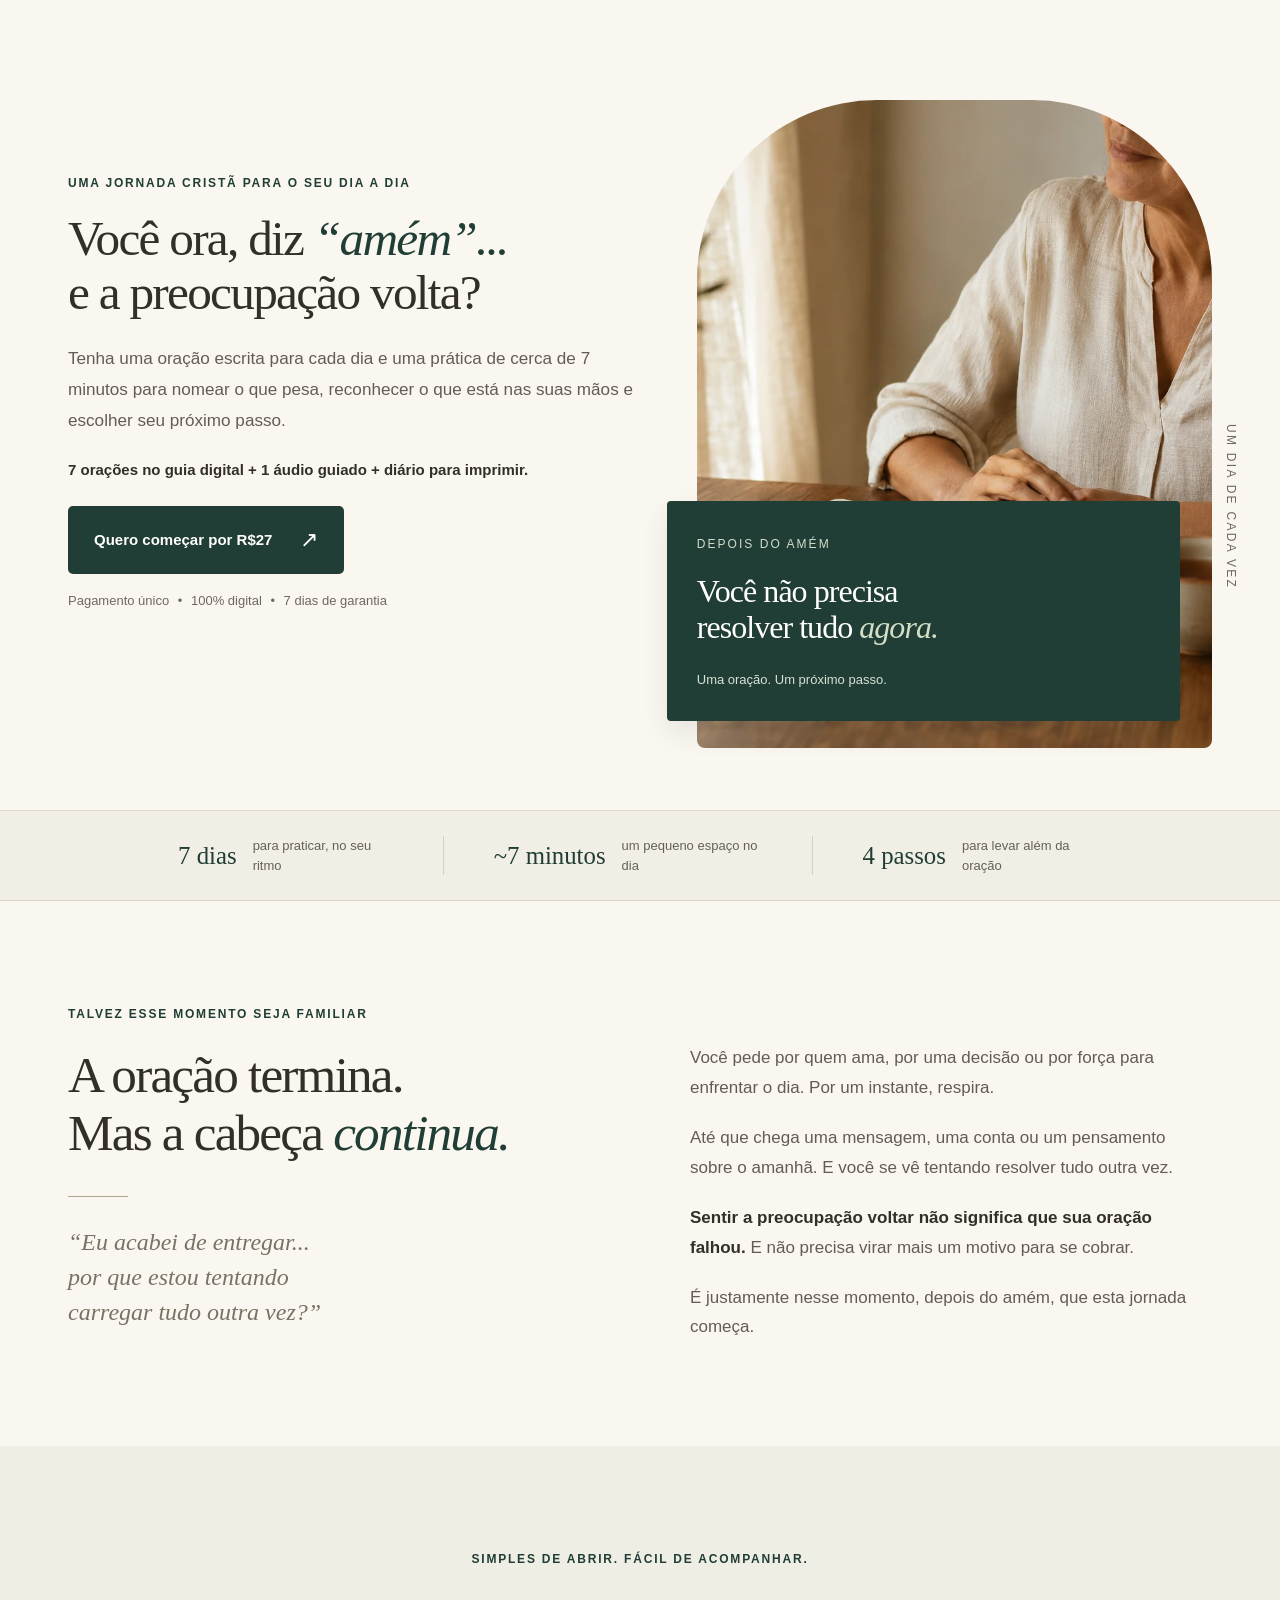
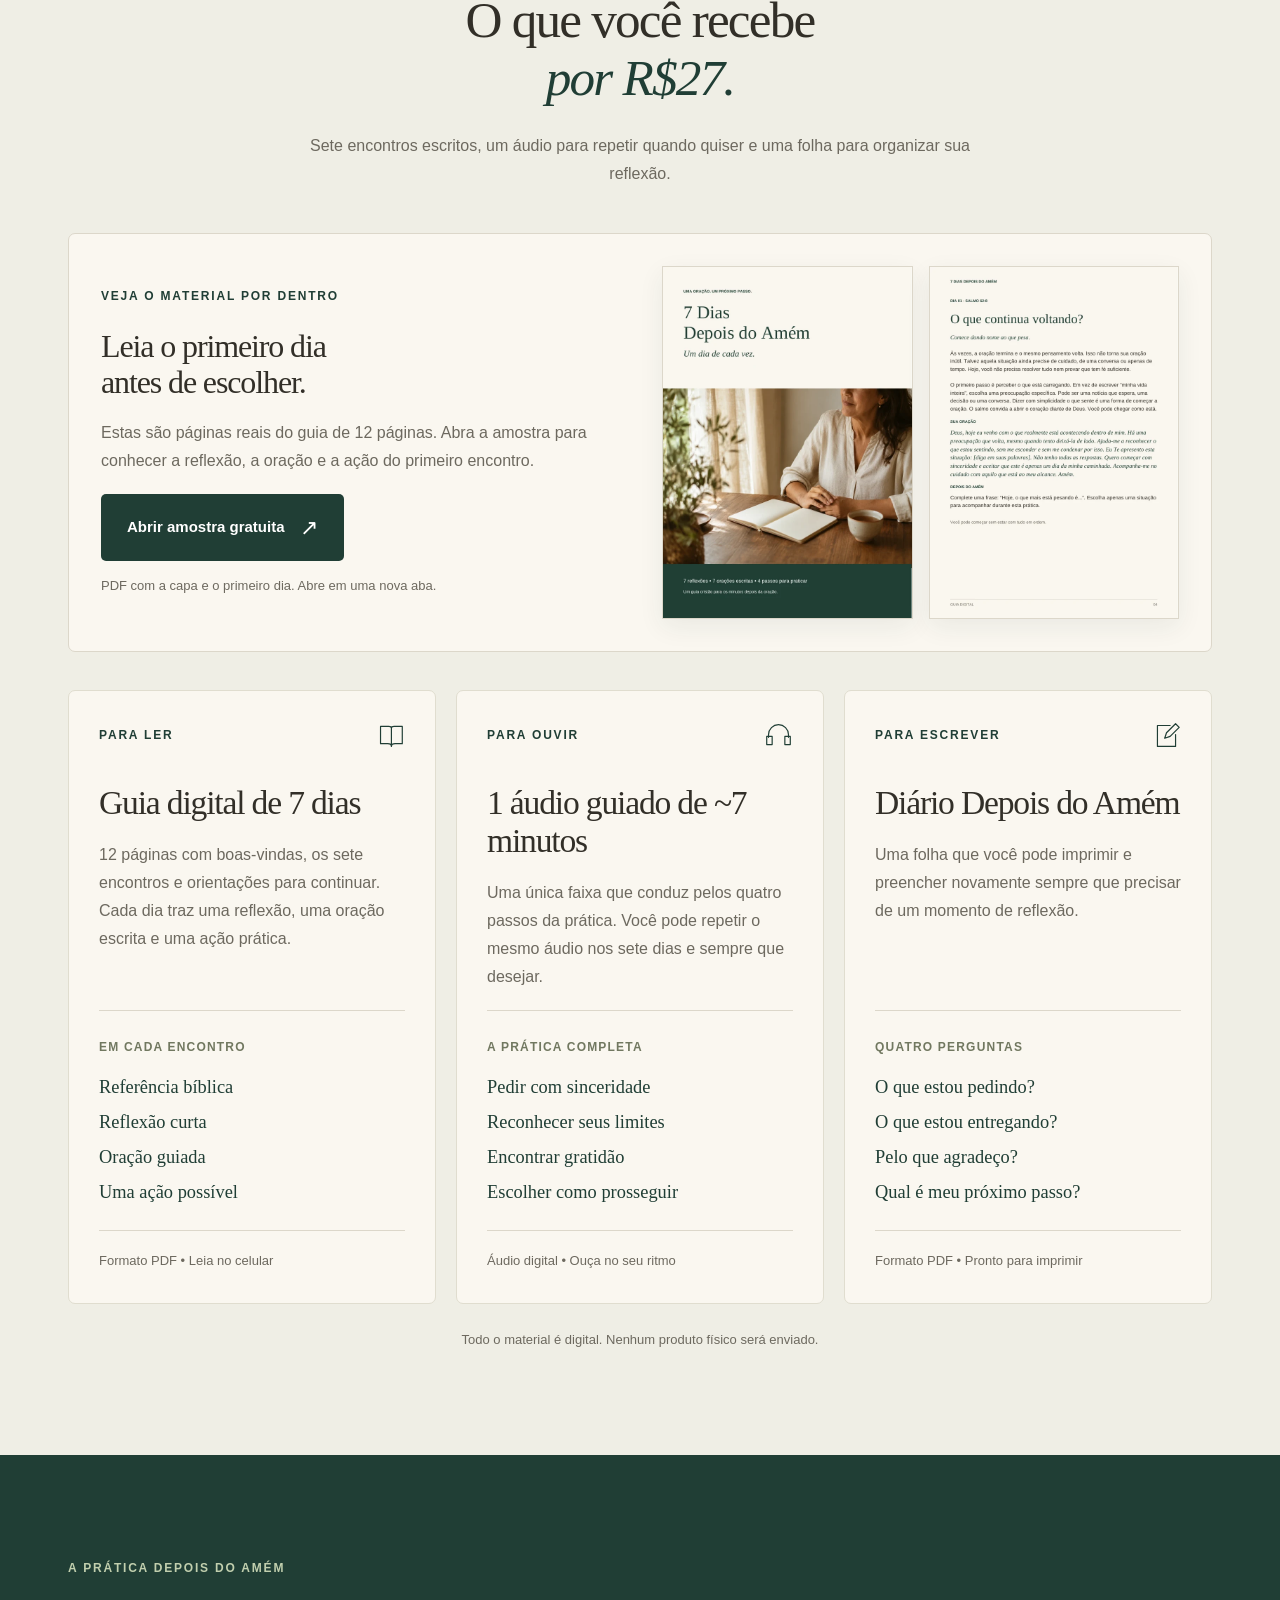
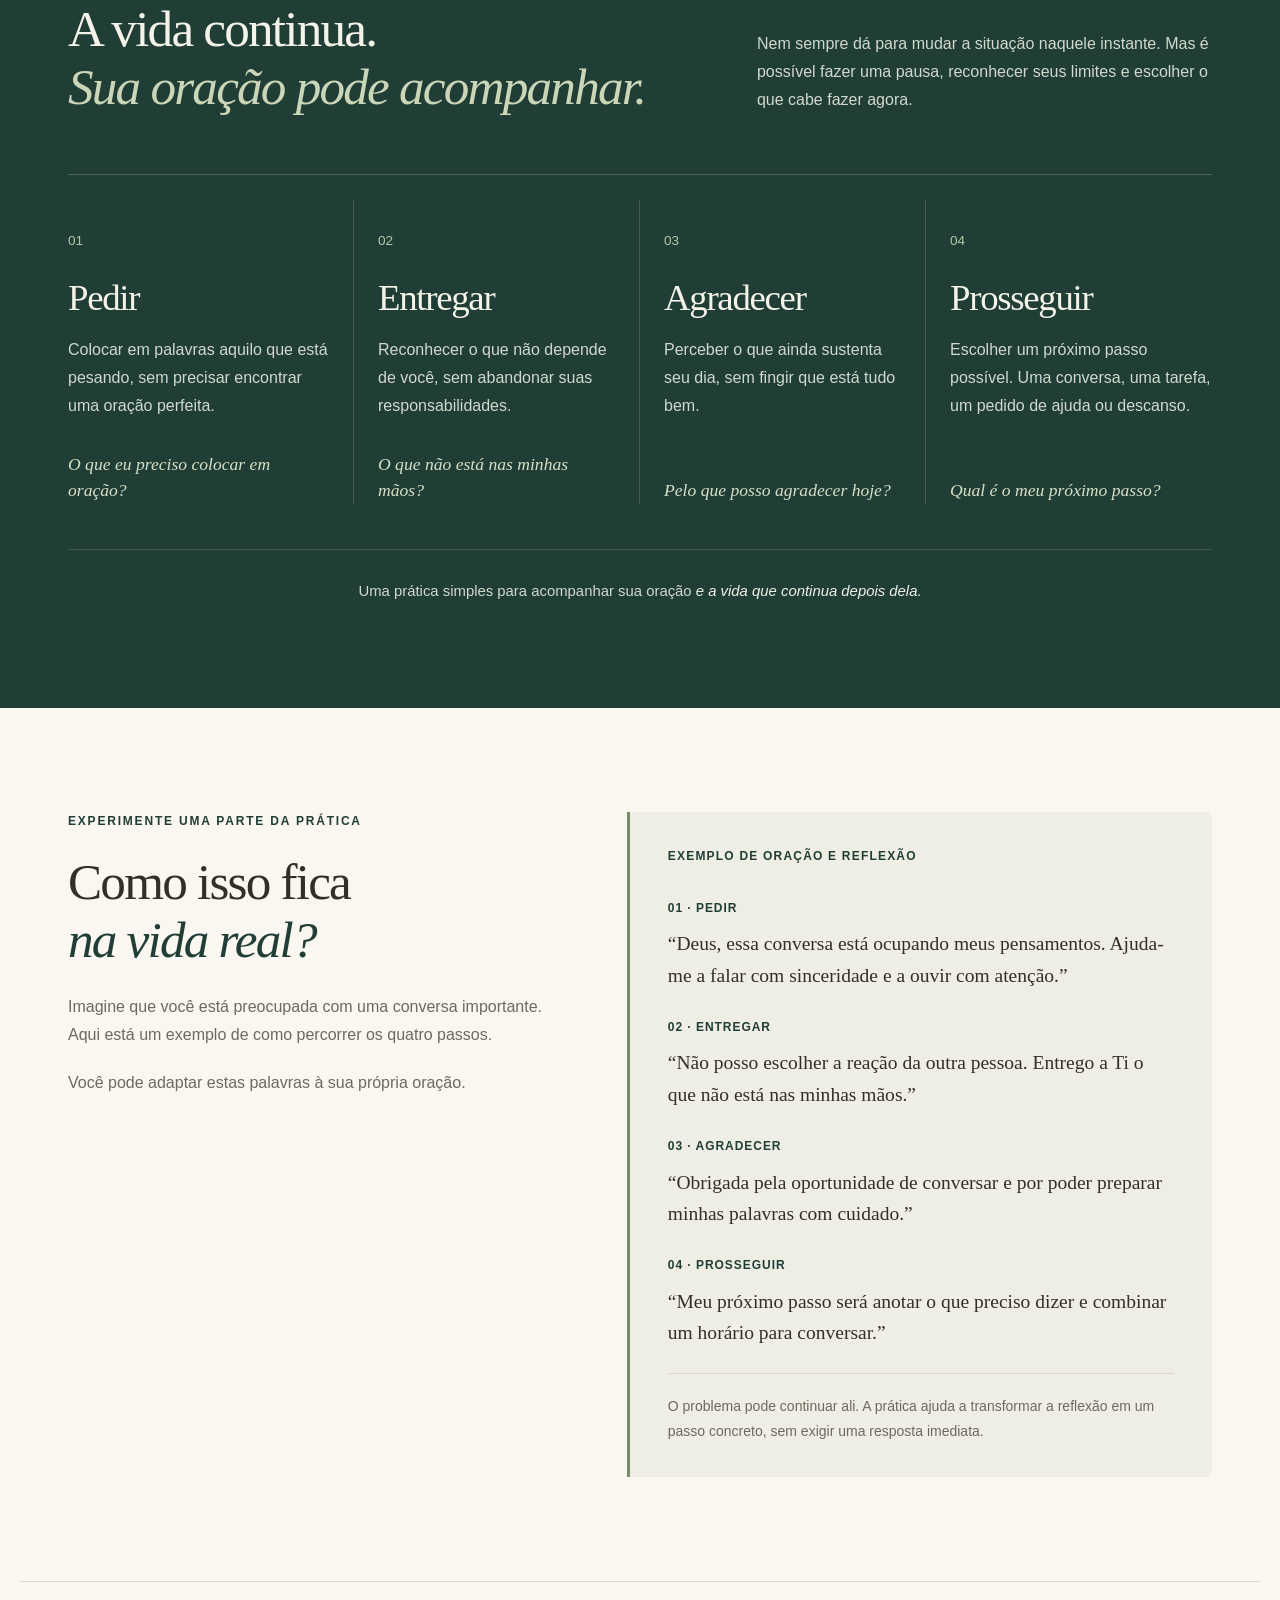
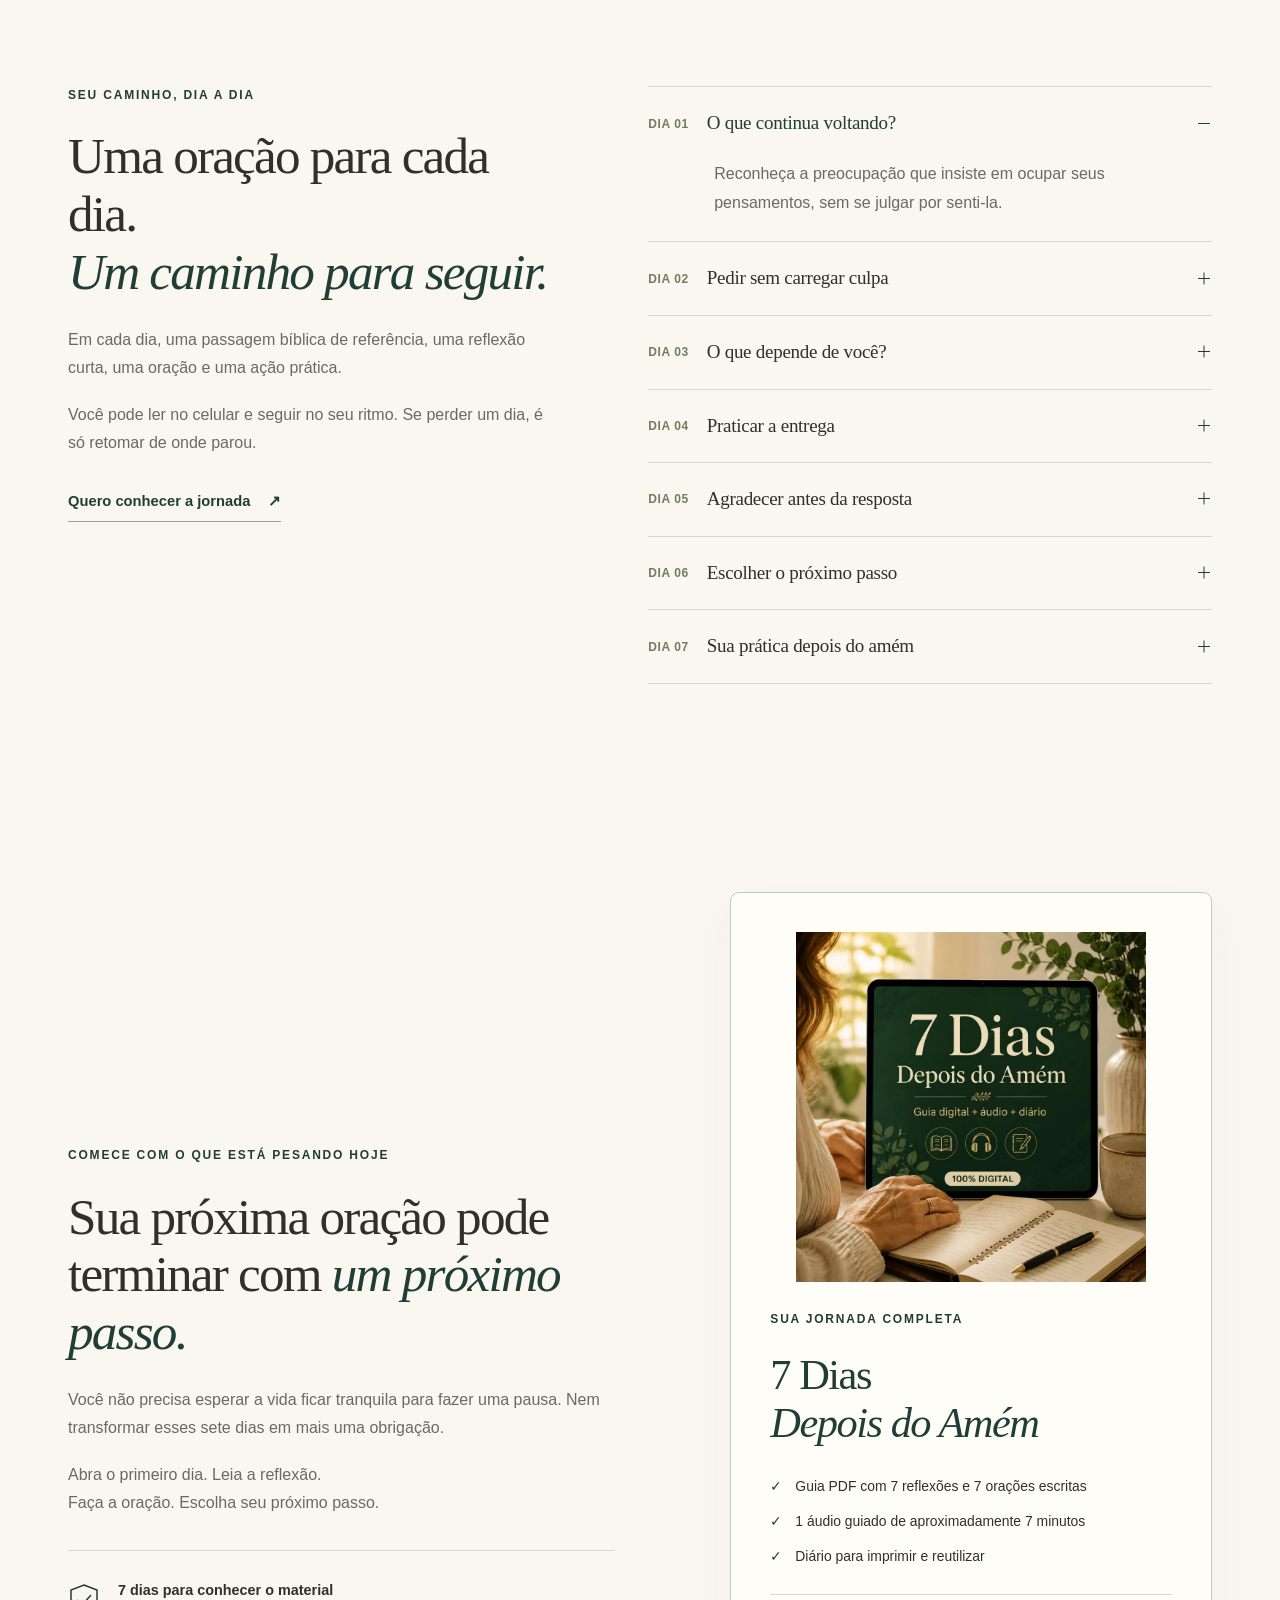
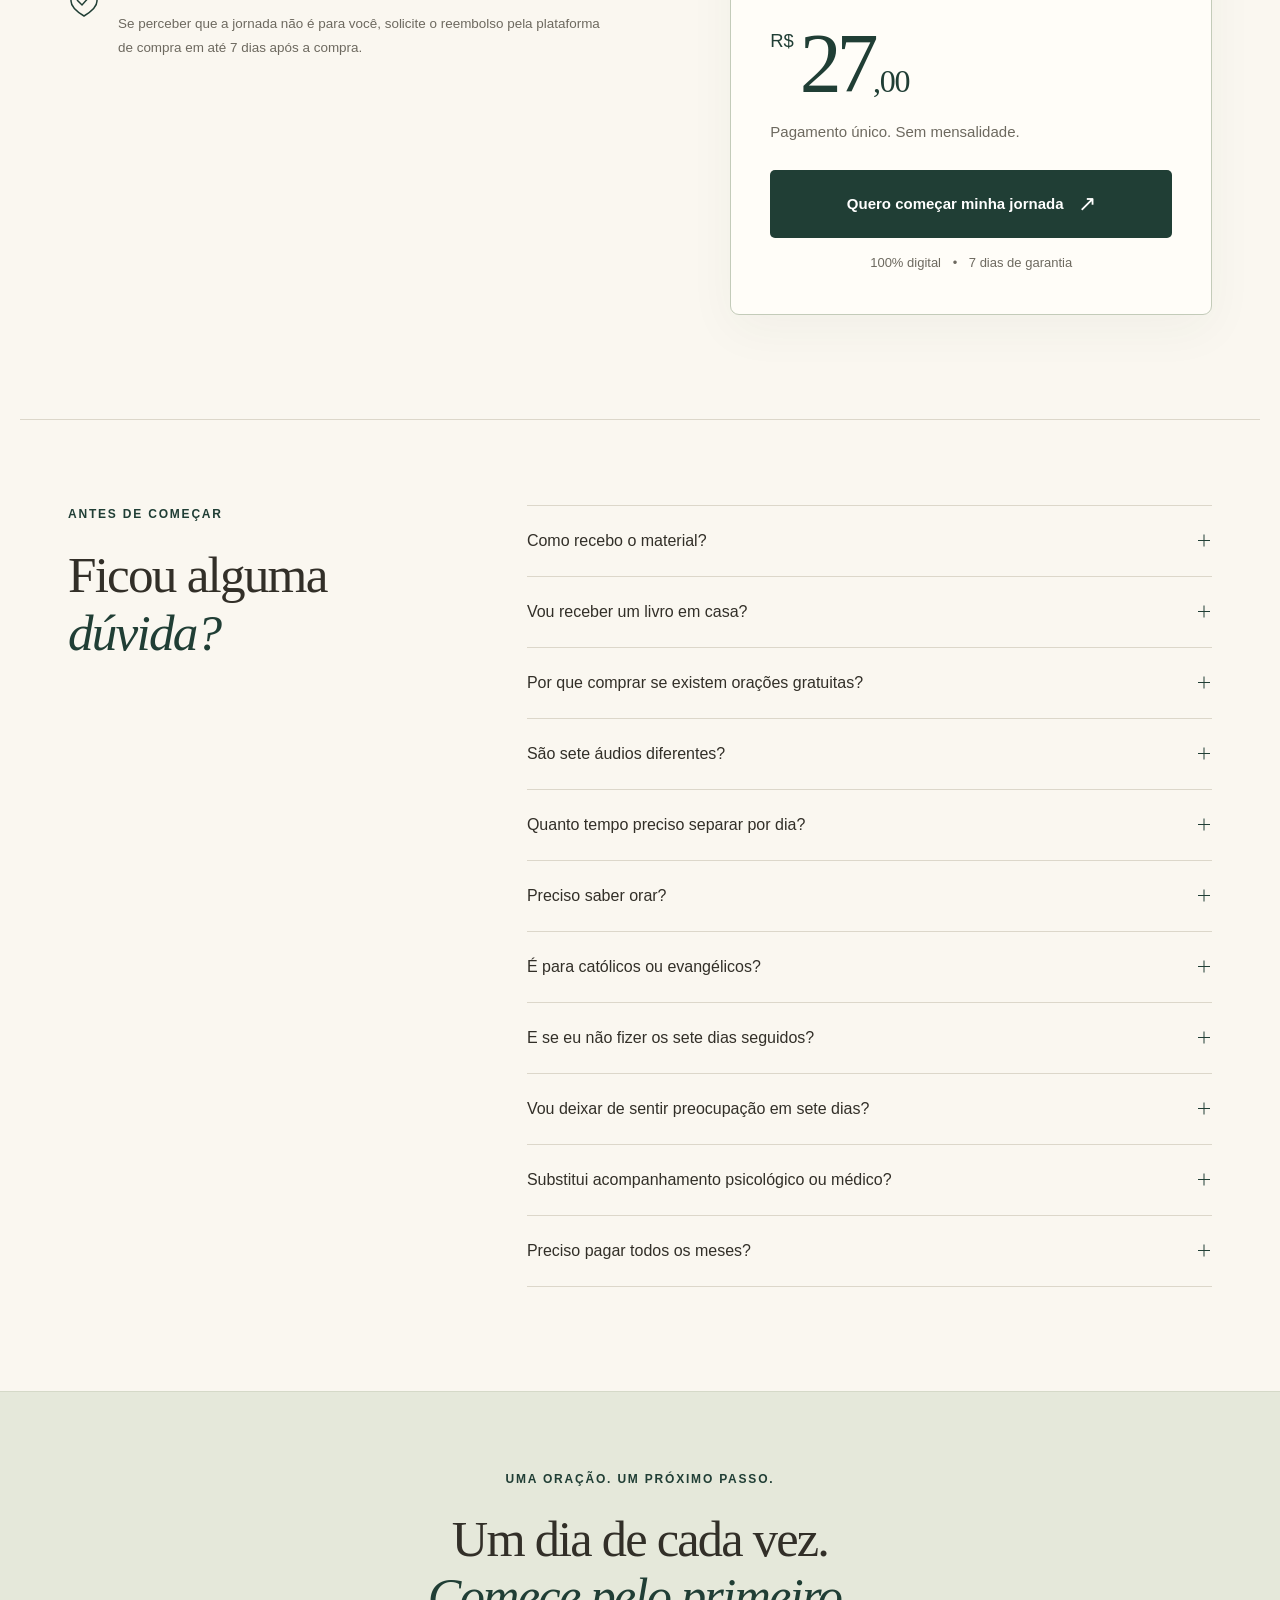
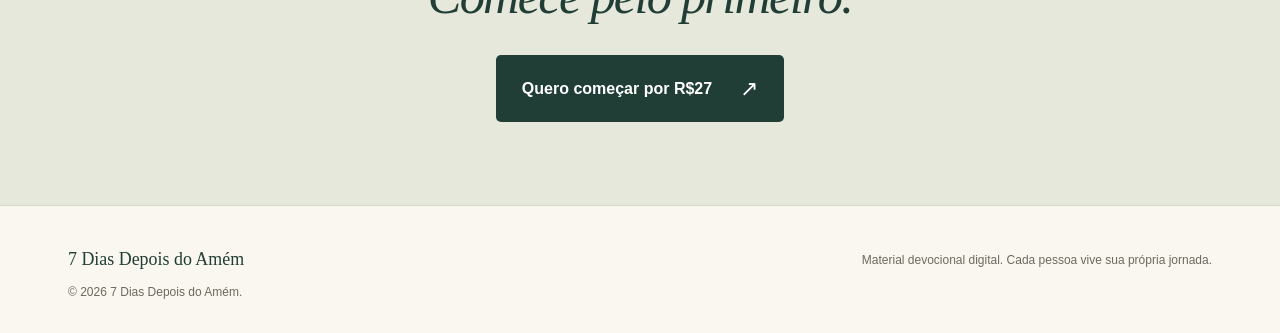
<file: index.html>
<!doctype html>
<html lang="pt-BR">
<head>
  <meta charset="UTF-8">
  <meta name="viewport" content="width=device-width, initial-scale=1">
  <meta name="theme-color" content="#203e35">
  <meta name="description" content="Uma jornada cristã de 7 dias para os minutos depois da oração. Guia digital, áudio guiado e diário por R$27, em pagamento único.">
  <meta property="og:title" content="7 Dias Depois do Amém">
  <meta property="og:description" content="Uma oração. Um próximo passo. Uma jornada cristã de 7 dias, com guia digital, áudio e diário.">
  <meta property="og:type" content="website">
  <meta property="og:url" content="https://7diasdepoisdoamem.vercel.app">
  <link rel="canonical" href="https://7diasdepoisdoamem.vercel.app">
  <title>7 Dias Depois do Amém | Uma oração. Um próximo passo.</title>
  <link rel="icon" href="/favicon.svg" type="image/svg+xml">
  <link rel="apple-touch-icon" href="/appleicon.png">
  <meta property="og:image" content="https://7diasdepoisdoamem.vercel.app/assets/principal.webp">
  <meta property="og:image:alt" content="7 Dias Depois do Amém, guia digital, áudio e diário">
  <meta name="twitter:card" content="summary_large_image">
  <link rel="stylesheet" href="/styles.css">
  <script src="/tracking.js"></script>
  <noscript><img height="1" width="1" style="display:none" src="https://www.facebook.com/tr?id=1793880684979642&ev=PageView&noscript=1" alt=""></noscript>
  <script src="https://cdn.utmify.com.br/scripts/utms/latest.js" data-utmify-prevent-xcod-sck data-utmify-prevent-subids async defer></script>
  <script src="/config.js" defer></script>
  <script src="/app.js" defer></script>
</head>
<body>
  <a class="skip" href="#conteudo">Pular para o conteúdo</a>
  <main id="conteudo">
    <section class="hero section-shell" aria-labelledby="titulo">
      <div class="hero-copy">
        <p class="eyebrow">UMA JORNADA CRISTÃ PARA O SEU DIA A DIA</p>
        <h1 id="titulo">Você ora, diz <em>“amém”...</em><br>e a preocupação volta?</h1>
        <p class="lead">Tenha uma oração escrita para cada dia e uma prática de cerca de 7 minutos para nomear o que pesa, reconhecer o que está nas suas mãos e escolher seu próximo passo.</p>
        <p class="hero-includes">7 orações no guia digital + 1 áudio guiado + diário para imprimir.</p>
        <a class="button" href="#comprar">Quero começar por R$27 <span aria-hidden="true">↗</span></a>
        <p class="reassurance">Pagamento único <span>•</span> 100% digital <span>•</span> 7 dias de garantia</p>
      </div>
      <div class="hero-visual">
        <img class="hero-photo" src="/assets/momento-de-oracao.webp" alt="Um momento tranquilo de reflexão e oração junto à janela, com um diário aberto sobre a mesa." width="1200" height="1000" fetchpriority="high">
        <div class="photo-note"><span class="note-label">DEPOIS DO AMÉM</span><p>Você não precisa<br>resolver tudo <em>agora.</em></p><span class="note-bottom">Uma oração. Um próximo passo.</span></div>
        <span class="vertical-note" aria-hidden="true">UM DIA DE CADA VEZ</span>
      </div>
    </section>
    <div class="rhythm-strip"><div><strong>7 dias</strong><span>para praticar, no seu ritmo</span></div><div><strong>~7 minutos</strong><span>um pequeno espaço no dia</span></div><div><strong>4 passos</strong><span>para levar além da oração</span></div></div>

    <section class="story section-shell section-space" aria-labelledby="story-title">
      <div class="story-heading"><p class="eyebrow">TALVEZ ESSE MOMENTO SEJA FAMILIAR</p><h2 id="story-title">A oração termina.<br>Mas a cabeça <em>continua.</em></h2><div class="small-rule"></div><p class="pullquote">“Eu acabei de entregar...<br>por que estou tentando<br>carregar tudo outra vez?”</p></div>
      <div class="story-text"><p>Você pede por quem ama, por uma decisão ou por força para enfrentar o dia. Por um instante, respira.</p><p>Até que chega uma mensagem, uma conta ou um pensamento sobre o amanhã. E você se vê tentando resolver tudo outra vez.</p><p><strong>Sentir a preocupação voltar não significa que sua oração falhou.</strong> E não precisa virar mais um motivo para se cobrar.</p><p>É justamente nesse momento, depois do amém, que esta jornada começa.</p></div>
    </section>

    <section class="materials section-space" aria-labelledby="materials-title"><div class="section-shell"><div class="center-intro"><p class="eyebrow">SIMPLES DE ABRIR. FÁCIL DE ACOMPANHAR.</p><h2 id="materials-title">O que você recebe<br><em>por R$27.</em></h2><p>Sete encontros escritos, um áudio para repetir quando quiser e uma folha para organizar sua reflexão.</p></div>
      <div class="real-preview"><div class="preview-copy"><p class="eyebrow">VEJA O MATERIAL POR DENTRO</p><h3>Leia o primeiro dia<br>antes de escolher.</h3><p>Estas são páginas reais do guia de 12 páginas. Abra a amostra para conhecer a reflexão, a oração e a ação do primeiro encontro.</p><a class="button" href="/assets/amostra-depois-do-amem.pdf" target="_blank" rel="noopener">Abrir amostra gratuita <span aria-hidden="true">↗</span></a><p class="preview-detail">PDF com a capa e o primeiro dia. Abre em uma nova aba.</p></div><div class="preview-pages"><a href="/assets/amostra-depois-do-amem.pdf" target="_blank" rel="noopener" aria-label="Abrir amostra gratuita do guia em PDF, em uma nova aba"><img src="/assets/capa-guia.webp" alt="Capa real do guia 7 Dias Depois do Amém" width="708" height="1000" loading="lazy"></a><a href="/assets/amostra-depois-do-amem.pdf" target="_blank" rel="noopener" aria-label="Ler o primeiro dia na amostra em PDF, em uma nova aba"><img src="/assets/primeiro-dia.webp" alt="Página real do primeiro dia, com reflexão, oração e ação prática" width="708" height="1000" loading="lazy"></a></div></div>
      <div class="material-grid">
        <article class="material"><div class="material-top"><span class="material-type">PARA LER</span><svg viewBox="0 0 32 32" aria-hidden="true"><path d="M5 6h9c2 0 3 1 3 2v20c0-2-2-3-4-3H5V6Zm24 0h-9c-2 0-3 1-3 2v20c0-2 2-3 4-3h8V6Z"/></svg></div><h3>Guia digital de 7 dias</h3><p>12 páginas com boas-vindas, os sete encontros e orientações para continuar. Cada dia traz uma reflexão, uma oração escrita e uma ação prática.</p><div class="material-preview"><span>EM CADA ENCONTRO</span><p>Referência bíblica<br>Reflexão curta<br>Oração guiada<br>Uma ação possível</p></div><p class="format">Formato PDF • Leia no celular</p></article>
        <article class="material"><div class="material-top"><span class="material-type">PARA OUVIR</span><svg viewBox="0 0 32 32" aria-hidden="true"><path d="M5 18v-3a11 11 0 0 1 22 0v3M5 17H3v9h6v-9H5Zm22 0h2v9h-6v-9h4Z"/></svg></div><h3>1 áudio guiado de ~7 minutos</h3><p>Uma única faixa que conduz pelos quatro passos da prática. Você pode repetir o mesmo áudio nos sete dias e sempre que desejar.</p><div class="material-preview"><span>A PRÁTICA COMPLETA</span><p>Pedir com sinceridade<br>Reconhecer seus limites<br>Encontrar gratidão<br>Escolher como prosseguir</p></div><p class="format">Áudio digital • Ouça no seu ritmo</p></article>
        <article class="material"><div class="material-top"><span class="material-type">PARA ESCREVER</span><svg viewBox="0 0 32 32" aria-hidden="true"><path d="M20 5H6v23h20V15M14 19l2-6L26 3l4 4-10 10-6 2Z"/></svg></div><h3>Diário Depois do Amém</h3><p>Uma folha que você pode imprimir e preencher novamente sempre que precisar de um momento de reflexão.</p><div class="material-preview"><span>QUATRO PERGUNTAS</span><p>O que estou pedindo?<br>O que estou entregando?<br>Pelo que agradeço?<br>Qual é meu próximo passo?</p></div><p class="format">Formato PDF • Pronto para imprimir</p></article>
      </div><p class="digital-note">Todo o material é digital. Nenhum produto físico será enviado.</p>
    </div></section>

    <section class="method section-space" aria-labelledby="method-title"><div class="section-shell">
      <div class="section-intro"><p class="eyebrow">A PRÁTICA DEPOIS DO AMÉM</p><h2 id="method-title">A vida continua.<br><em>Sua oração pode acompanhar.</em></h2><p>Nem sempre dá para mudar a situação naquele instante. Mas é possível fazer uma pausa, reconhecer seus limites e escolher o que cabe fazer agora.</p></div>
      <div class="steps">
        <article class="step"><span class="step-number">01</span><h3>Pedir</h3><p>Colocar em palavras aquilo que está pesando, sem precisar encontrar uma oração perfeita.</p><span class="step-question">O que eu preciso colocar em oração?</span></article>
        <article class="step"><span class="step-number">02</span><h3>Entregar</h3><p>Reconhecer o que não depende de você, sem abandonar suas responsabilidades.</p><span class="step-question">O que não está nas minhas mãos?</span></article>
        <article class="step"><span class="step-number">03</span><h3>Agradecer</h3><p>Perceber o que ainda sustenta seu dia, sem fingir que está tudo bem.</p><span class="step-question">Pelo que posso agradecer hoje?</span></article>
        <article class="step"><span class="step-number">04</span><h3>Prosseguir</h3><p>Escolher um próximo passo possível. Uma conversa, uma tarefa, um pedido de ajuda ou descanso.</p><span class="step-question">Qual é o meu próximo passo?</span></article>
      </div>
      <p class="method-end">Uma prática simples para acompanhar sua oração <em>e a vida que continua depois dela.</em></p>
    </div></section>

    <section class="sample section-shell section-space" aria-labelledby="sample-title">
      <div class="sample-intro"><p class="eyebrow">EXPERIMENTE UMA PARTE DA PRÁTICA</p><h2 id="sample-title">Como isso fica<br><em>na vida real?</em></h2><p>Imagine que você está preocupada com uma conversa importante. Aqui está um exemplo de como percorrer os quatro passos.</p><p>Você pode adaptar estas palavras à sua própria oração.</p></div>
      <div class="sample-prayer"><p class="sample-label">EXEMPLO DE ORAÇÃO E REFLEXÃO</p><div><span>01 · PEDIR</span><p>“Deus, essa conversa está ocupando meus pensamentos. Ajuda-me a falar com sinceridade e a ouvir com atenção.”</p></div><div><span>02 · ENTREGAR</span><p>“Não posso escolher a reação da outra pessoa. Entrego a Ti o que não está nas minhas mãos.”</p></div><div><span>03 · AGRADECER</span><p>“Obrigada pela oportunidade de conversar e por poder preparar minhas palavras com cuidado.”</p></div><div><span>04 · PROSSEGUIR</span><p>“Meu próximo passo será anotar o que preciso dizer e combinar um horário para conversar.”</p></div><p class="sample-note">O problema pode continuar ali. A prática ajuda a transformar a reflexão em um passo concreto, sem exigir uma resposta imediata.</p></div>
    </section>

    <section class="journey section-shell section-space" aria-labelledby="journey-title">
      <div class="journey-intro"><p class="eyebrow">SEU CAMINHO, DIA A DIA</p><h2 id="journey-title">Uma oração para cada dia.<br><em>Um caminho para seguir.</em></h2><p>Em cada dia, uma passagem bíblica de referência, uma reflexão curta, uma oração e uma ação prática.</p><p>Você pode ler no celular e seguir no seu ritmo. Se perder um dia, é só retomar de onde parou.</p><a class="text-link" href="#comprar">Quero conhecer a jornada <span aria-hidden="true">↗</span></a></div>
      <div class="days">
        <details class="day" open><summary><span class="day-num">DIA 01</span><span>O que continua voltando?</span><span class="toggle" aria-hidden="true"></span></summary><p>Reconheça a preocupação que insiste em ocupar seus pensamentos, sem se julgar por senti-la.</p></details>
        <details class="day"><summary><span class="day-num">DIA 02</span><span>Pedir sem carregar culpa</span><span class="toggle" aria-hidden="true"></span></summary><p>Encontre palavras simples para falar com Deus sobre aquilo que você precisa.</p></details>
        <details class="day"><summary><span class="day-num">DIA 03</span><span>O que depende de você?</span><span class="toggle" aria-hidden="true"></span></summary><p>Separe o que pede uma atitude sua daquilo que você não consegue controlar.</p></details>
        <details class="day"><summary><span class="day-num">DIA 04</span><span>Praticar a entrega</span><span class="toggle" aria-hidden="true"></span></summary><p>Coloque seus limites em oração e escolha como lidar com eles naquele dia.</p></details>
        <details class="day"><summary><span class="day-num">DIA 05</span><span>Agradecer antes da resposta</span><span class="toggle" aria-hidden="true"></span></summary><p>Reconheça os motivos de gratidão que podem existir junto com as dificuldades.</p></details>
        <details class="day"><summary><span class="day-num">DIA 06</span><span>Escolher o próximo passo</span><span class="toggle" aria-hidden="true"></span></summary><p>Transforme a reflexão em uma atitude pequena e possível.</p></details>
        <details class="day"><summary><span class="day-num">DIA 07</span><span>Sua prática depois do amém</span><span class="toggle" aria-hidden="true"></span></summary><p>Reúna os quatro passos em uma sequência que você pode retomar quando quiser.</p></details>
      </div>
    </section>

    <section class="offer section-shell section-space" id="sua-jornada" aria-labelledby="offer-title">
      <div class="offer-message"><p class="eyebrow">COMECE COM O QUE ESTÁ PESANDO HOJE</p><h2 id="offer-title">Sua próxima oração pode terminar com <em>um próximo passo.</em></h2><p>Você não precisa esperar a vida ficar tranquila para fazer uma pausa. Nem transformar esses sete dias em mais uma obrigação.</p><p>Abra o primeiro dia. Leia a reflexão.<br>Faça a oração. Escolha seu próximo passo.</p><div class="guarantee"><svg viewBox="0 0 32 36" aria-hidden="true"><path d="m16 2 13 5v11c0 7-8 12-13 15C11 30 3 25 3 18V7L16 2Z"/><path d="m9 17 5 5 9-10"/></svg><div><h3>7 dias para conhecer o material</h3><p>Se perceber que a jornada não é para você, solicite o reembolso pela plataforma de compra em até 7 dias após a compra.</p></div></div></div>
      <div class="price-card" id="comprar" tabindex="-1"><img class="offer-product-image" src="/assets/principal.webp" alt="Mockup ilustrativo do produto digital 7 Dias Depois do Amém: guia, áudio e diário" width="960" height="960" loading="lazy"><p class="eyebrow">SUA JORNADA COMPLETA</p><h3>7 Dias<br><em>Depois do Amém</em></h3><ul><li>Guia PDF com 7 reflexões e 7 orações escritas</li><li>1 áudio guiado de aproximadamente 7 minutos</li><li>Diário para imprimir e reutilizar</li></ul><div class="price"><span>R$</span>27<span class="cents">,00</span></div><p class="payment">Pagamento único. Sem mensalidade.</p><button class="button buy-button" type="button">Quero começar minha jornada <span aria-hidden="true">↗</span></button><p class="card-foot">100% digital <span>•</span> 7 dias de garantia</p></div>
    </section>

    <section class="faq section-shell section-space" aria-labelledby="faq-title"><div><p class="eyebrow">ANTES DE COMEÇAR</p><h2 id="faq-title">Ficou alguma<br><em>dúvida?</em></h2></div><div class="faq-list">
      <details><summary>Como recebo o material?<span class="toggle" aria-hidden="true"></span></summary><p>Após a aprovação do pagamento, o acesso será disponibilizado pela plataforma de compra. A página de entrega reúne os botões para baixar o guia e o diário, além do áudio para ouvir e baixar.</p></details>
      <details><summary>Vou receber um livro em casa?<span class="toggle" aria-hidden="true"></span></summary><p>Não. O produto é digital e inclui um guia em PDF, um áudio e um diário para imprimir. Nenhum material físico será enviado.</p></details>
      <details><summary>Por que comprar se existem orações gratuitas?<span class="toggle" aria-hidden="true"></span></summary><p>Você pode orar e encontrar reflexões gratuitamente. Aqui, o valor está na organização: sete encontros em sequência, orações escritas, ações práticas, um áudio para acompanhar e um diário reunidos em um só material.</p></details>
      <details><summary>São sete áudios diferentes?<span class="toggle" aria-hidden="true"></span></summary><p>Não. Você recebe um áudio guiado de aproximadamente 7 minutos, que pode repetir quando quiser. As sete orações e reflexões diárias estão no guia em PDF.</p></details>
      <details><summary>Quanto tempo preciso separar por dia?<span class="toggle" aria-hidden="true"></span></summary><p>A proposta é cerca de 7 minutos para a prática escrita do dia. O áudio é uma alternativa reutilizável; você não precisa somar áudio, leitura e diário no mesmo encontro. Escrever mais ou ler a passagem completa na sua Bíblia é opcional e pode levar mais tempo.</p></details>
      <details><summary>Preciso saber orar?<span class="toggle" aria-hidden="true"></span></summary><p>Não precisa conhecer palavras específicas. As orações do material ajudam a começar, e você pode adaptá-las à sua maneira de conversar com Deus.</p></details>
      <details><summary>É para católicos ou evangélicos?<span class="toggle" aria-hidden="true"></span></summary><p>O material trabalha com oração, reflexão bíblica e gratidão, sem exigir mudança de igreja ou tradição cristã.</p></details>
      <details><summary>E se eu não fizer os sete dias seguidos?<span class="toggle" aria-hidden="true"></span></summary><p>Retome de onde parou. A jornada pode acompanhar seu ritmo e não precisa se transformar em mais uma cobrança.</p></details>
      <details><summary>Vou deixar de sentir preocupação em sete dias?<span class="toggle" aria-hidden="true"></span></summary><p>Essa não é a promessa. A proposta é aprender uma prática para acolher esse momento, organizar o que está pesando e escolher como prosseguir.</p></details>
      <details><summary>Substitui acompanhamento psicológico ou médico?<span class="toggle" aria-hidden="true"></span></summary><p>Não. É um material devocional de apoio à rotina de oração e não substitui cuidados profissionais de saúde.</p></details>
      <details><summary>Preciso pagar todos os meses?<span class="toggle" aria-hidden="true"></span></summary><p>Não. O pagamento é único, de R$27, sem assinatura ou mensalidade.</p></details>
    </div></section>
    <section class="closing"><p class="eyebrow">UMA ORAÇÃO. UM PRÓXIMO PASSO.</p><h2>Um dia de cada vez.<br><em>Comece pelo primeiro.</em></h2><a class="button" href="#comprar">Quero começar por R$27 <span aria-hidden="true">↗</span></a></section>
  </main>
  <footer class="section-shell"><p class="footer-brand">7 Dias Depois do Amém</p><p>Material devocional digital. Cada pessoa vive sua própria jornada.</p><p>© <span id="year">2026</span> 7 Dias Depois do Amém.</p></footer>
  <dialog id="checkout-dialog" aria-labelledby="dialog-title" aria-describedby="dialog-description"><button class="dialog-close" type="button" aria-label="Fechar">×</button><p class="eyebrow">7 DIAS DEPOIS DO AMÉM</p><h2 id="dialog-title">Estamos preparando<br><em>essa jornada.</em></h2><p id="dialog-description">A compra ainda não está disponível. Volte em breve para começar seus 7 dias Depois do Amém.</p><button class="button dialog-back" type="button">Voltar para a página</button></dialog>
</body>
</html>
</file>
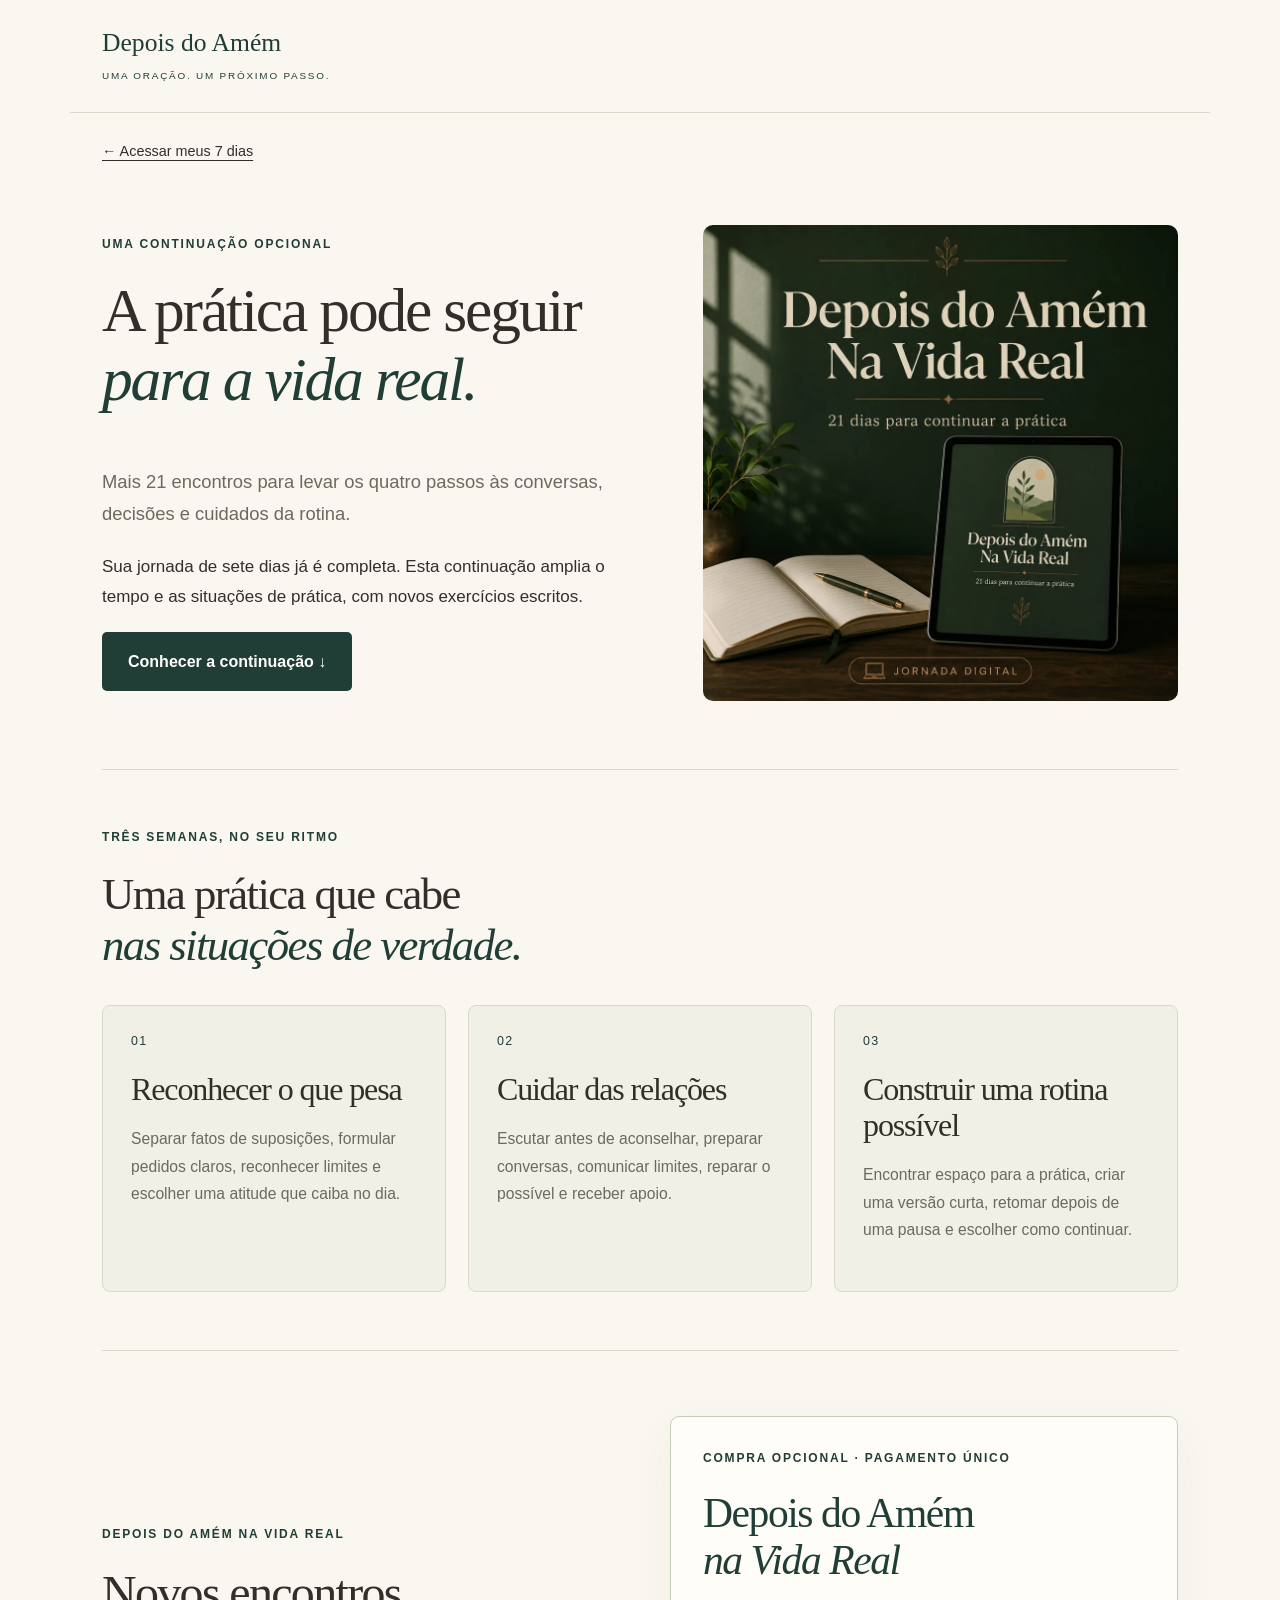
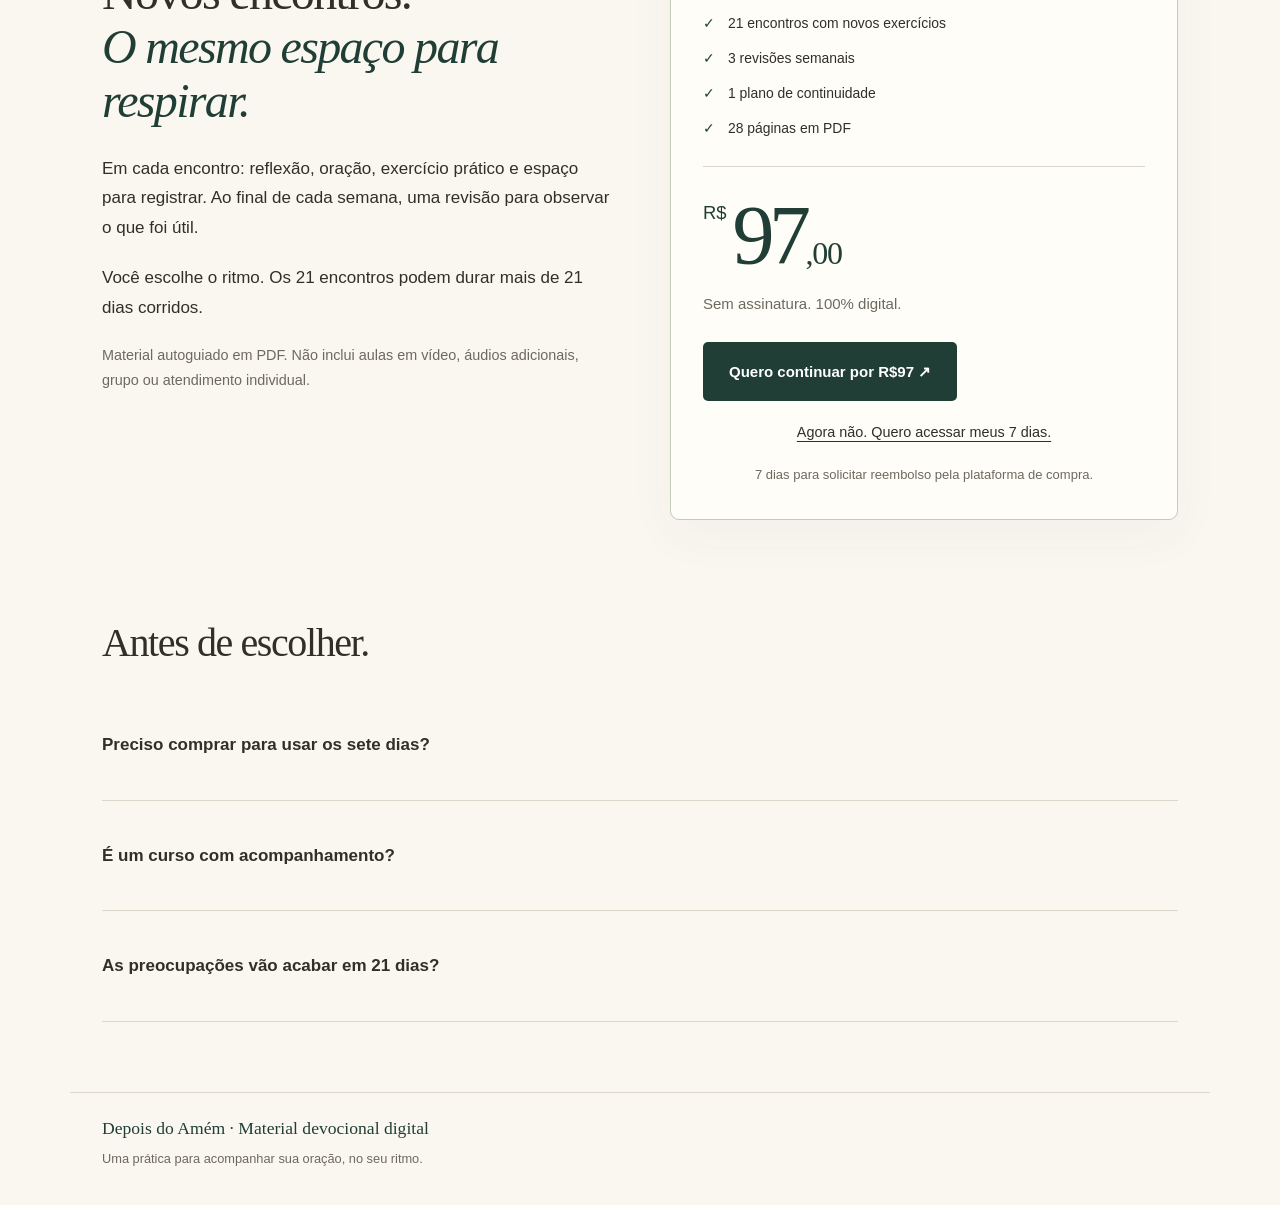
<file: continuar.html>
<!doctype html><html lang="pt-BR"><head><meta charset="utf-8"><meta name="viewport" content="width=device-width,initial-scale=1"><meta name="theme-color" content="#203e35"><meta name="robots" content="noindex,nofollow"><meta name="description" content="Conheça mais 21 encontros para aplicar os quatro passos em conversas, decisões e rotina."><title>Continue a prática | Depois do Amém</title><link rel="icon" href="/favicon.svg" type="image/svg+xml"><link rel="apple-touch-icon" href="/appleicon.png"><link rel="stylesheet" href="/styles.css"><link rel="stylesheet" href="/entrega.css"><script src="/tracking.js"></script><noscript><img height="1" width="1" style="display:none" src="https://www.facebook.com/tr?id=1793880684979642&ev=PageView&noscript=1" alt=""></noscript><script src="https://cdn.utmify.com.br/scripts/utms/latest.js" data-utmify-prevent-xcod-sck data-utmify-prevent-subids async defer></script><script src="/config.js" defer></script><script src="/entrega.js" defer></script></head><body><a class="skip" href="#conteudo">Pular para o conteúdo</a><header class="delivery-nav"><a class="delivery-brand" href="/">Depois do Amém<span>UMA ORAÇÃO. UM PRÓXIMO PASSO.</span></a></header><main id="conteudo" class="delivery-shell"><a class="back-to-material" href="/obrigado">← Acessar meus 7 dias</a><section class="delivery-hero"><div><p class="eyebrow">UMA CONTINUAÇÃO OPCIONAL</p><h1>A prática pode seguir<br><em>para a vida real.</em></h1><p class="delivery-lead">Mais 21 encontros para levar os quatro passos às conversas, decisões e cuidados da rotina.</p><p>Sua jornada de sete dias já é completa. Esta continuação amplia o tempo e as situações de prática, com novos exercícios escritos.</p><a class="button" href="#continuar">Conhecer a continuação ↓</a></div><img src="/assets/continuacao.webp" alt="Mockup ilustrativo da jornada digital Depois do Amém na Vida Real" width="960" height="960" fetchpriority="high"></section><section class="download-section"><p class="eyebrow">TRÊS SEMANAS, NO SEU RITMO</p><h2>Uma prática que cabe<br><em>nas situações de verdade.</em></h2><div class="download-grid"><article class="download-card"><span class="download-number">01</span><h2>Reconhecer o que pesa</h2><p>Separar fatos de suposições, formular pedidos claros, reconhecer limites e escolher uma atitude que caiba no dia.</p></article><article class="download-card"><span class="download-number">02</span><h2>Cuidar das relações</h2><p>Escutar antes de aconselhar, preparar conversas, comunicar limites, reparar o possível e receber apoio.</p></article><article class="download-card"><span class="download-number">03</span><h2>Construir uma rotina possível</h2><p>Encontrar espaço para a prática, criar uma versão curta, retomar depois de uma pausa e escolher como continuar.</p></article></div></section><section class="continuation-offer" id="continuar"><div><p class="eyebrow">DEPOIS DO AMÉM NA VIDA REAL</p><h2>Novos encontros.<br><em>O mesmo espaço para respirar.</em></h2><p>Em cada encontro: reflexão, oração, exercício prático e espaço para registrar. Ao final de cada semana, uma revisão para observar o que foi útil.</p><p>Você escolhe o ritmo. Os 21 encontros podem durar mais de 21 dias corridos.</p><p class="quiet">Material autoguiado em PDF. Não inclui aulas em vídeo, áudios adicionais, grupo ou atendimento individual.</p></div><div class="price-card"><p class="eyebrow">COMPRA OPCIONAL · PAGAMENTO ÚNICO</p><h3>Depois do Amém<br><em>na Vida Real</em></h3><ul><li>21 encontros com novos exercícios</li><li>3 revisões semanais</li><li>1 plano de continuidade</li><li>28 páginas em PDF</li></ul><div class="price"><span>R$</span>97<span class="cents">,00</span></div><p class="payment">Sem assinatura. 100% digital.</p><button class="button" type="button" data-upsell>Quero continuar por R$97 ↗</button><a class="decline" href="/obrigado">Agora não. Quero acessar meus 7 dias.</a><p class="card-foot">7 dias para solicitar reembolso pela plataforma de compra.</p></div></section><section class="delivery-faq"><h2>Antes de escolher.</h2><details><summary>Preciso comprar para usar os sete dias?</summary><p>Não. Seu produto principal já inclui tudo o que foi apresentado. Esta é uma compra separada e opcional.</p></details><details><summary>É um curso com acompanhamento?</summary><p>Não. É uma jornada autoguiada em PDF, com exercícios escritos e revisões. Não há comunidade, mentoria ou atendimento individual incluídos.</p></details><details><summary>As preocupações vão acabar em 21 dias?</summary><p>Essa não é a promessa. O material oferece uma sequência para praticar, observar situações e escolher atitudes possíveis.</p></details></section></main><dialog id="upsell-dialog" aria-labelledby="upsell-dialog-title"><button class="dialog-close" type="button" aria-label="Fechar">×</button><p class="eyebrow">CONTINUAÇÃO DA JORNADA</p><h2 id="upsell-dialog-title">A compra ainda<br><em>não está disponível.</em></h2><p>Você pode continuar usando seu material de sete dias normalmente.</p><a class="button" href="/obrigado">Acessar meus 7 dias</a></dialog><footer class="delivery-footer"><p>Depois do Amém · Material devocional digital</p><p>Uma prática para acompanhar sua oração, no seu ritmo.</p></footer></body></html>
</file>
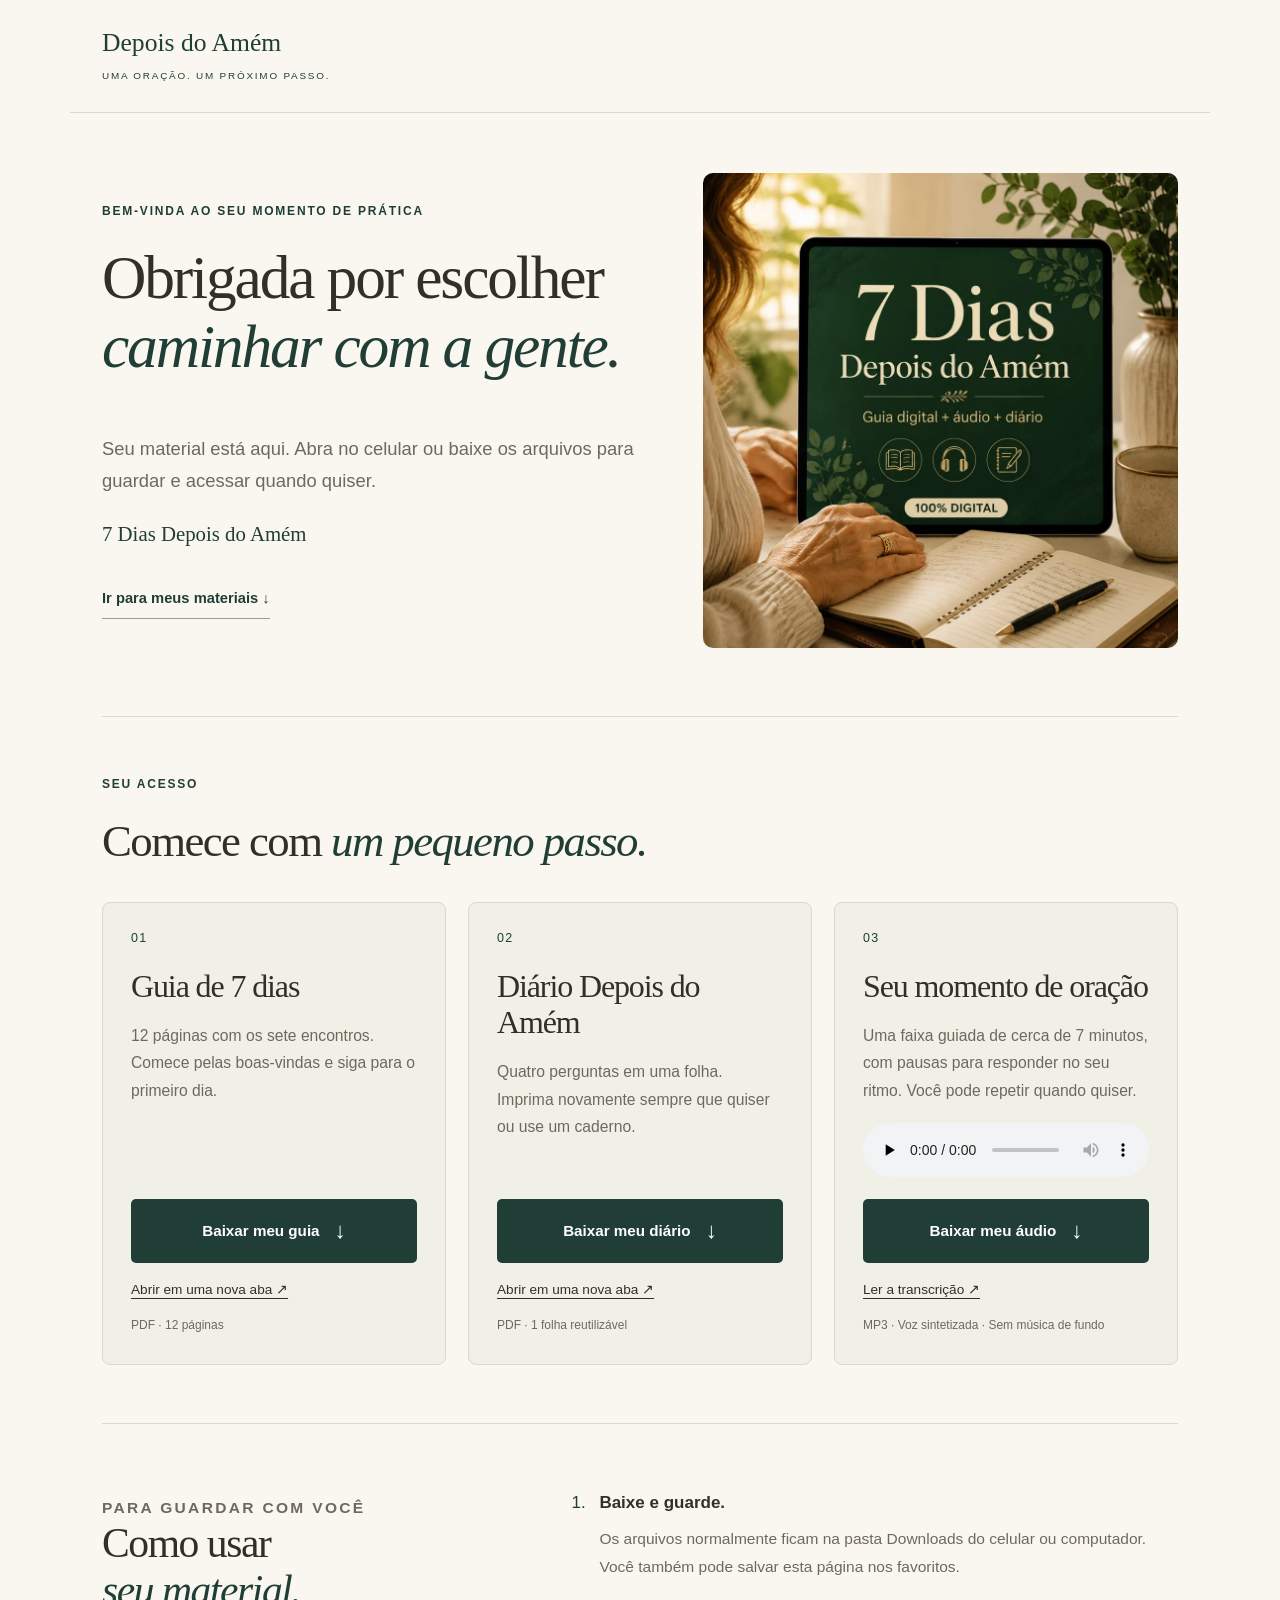
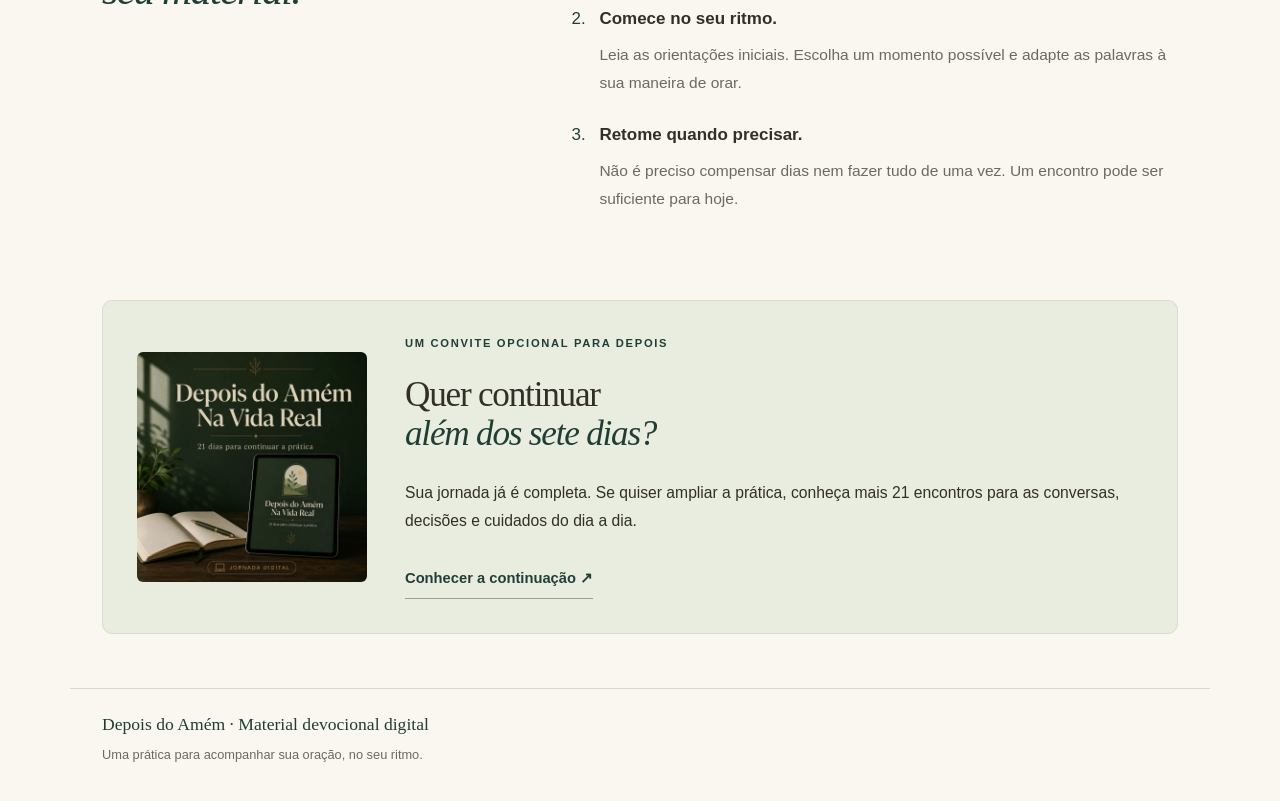
<file: obrigado.html>
<!doctype html><html lang="pt-BR"><head><meta charset="utf-8"><meta name="viewport" content="width=device-width,initial-scale=1"><meta name="theme-color" content="#203e35"><meta name="robots" content="noindex,nofollow"><meta name="description" content="Acesse o material digital 7 Dias Depois do Amém."><title>Seu material está aqui | Depois do Amém</title><link rel="icon" href="/favicon.svg" type="image/svg+xml"><link rel="apple-touch-icon" href="/appleicon.png"><link rel="stylesheet" href="/styles.css"><link rel="stylesheet" href="/entrega.css"><script src="/tracking.js"></script><noscript><img height="1" width="1" style="display:none" src="https://www.facebook.com/tr?id=1793880684979642&ev=PageView&noscript=1" alt=""></noscript><script src="https://cdn.utmify.com.br/scripts/utms/latest.js" data-utmify-prevent-xcod-sck data-utmify-prevent-subids async defer></script><script src="/config.js" defer></script><script src="/entrega.js" defer></script></head><body><a class="skip" href="#conteudo">Pular para o conteúdo</a><header class="delivery-nav"><a class="delivery-brand" href="/">Depois do Amém<span>UMA ORAÇÃO. UM PRÓXIMO PASSO.</span></a></header><main id="conteudo" class="delivery-shell"><section class="delivery-hero"><div><p class="eyebrow">BEM-VINDA AO SEU MOMENTO DE PRÁTICA</p><h1>Obrigada por escolher<br><em>caminhar com a gente.</em></h1><p class="delivery-lead">Seu material está aqui. Abra no celular ou baixe os arquivos para guardar e acessar quando quiser.</p><p class="delivery-product">7 Dias Depois do Amém</p><a class="text-link" href="#materiais">Ir para meus materiais ↓</a></div><img src="/assets/principal.webp" alt="Apresentação ilustrativa do produto digital 7 Dias Depois do Amém" width="960" height="960" fetchpriority="high"></section><section id="materiais" class="download-section"><p class="eyebrow">SEU ACESSO</p><h2>Comece com <em>um pequeno passo.</em></h2><div class="download-grid"><article class="download-card"><span class="download-number">01</span><h2>Guia de 7 dias</h2><p>12 páginas com os sete encontros. Comece pelas boas-vindas e siga para o primeiro dia.</p><a class="button" href="/materiais/guia.pdf" download>Baixar meu guia <span aria-hidden="true">↓</span></a><a class="open-file" href="/materiais/guia.pdf" target="_blank" rel="noopener">Abrir em uma nova aba ↗</a><small>PDF · 12 páginas</small></article><article class="download-card"><span class="download-number">02</span><h2>Diário Depois do Amém</h2><p>Quatro perguntas em uma folha. Imprima novamente sempre que quiser ou use um caderno.</p><a class="button" href="/materiais/diario.pdf" download>Baixar meu diário <span aria-hidden="true">↓</span></a><a class="open-file" href="/materiais/diario.pdf" target="_blank" rel="noopener">Abrir em uma nova aba ↗</a><small>PDF · 1 folha reutilizável</small></article><article class="download-card audio-card"><span class="download-number">03</span><h2>Seu momento de oração</h2><p>Uma faixa guiada de cerca de 7 minutos, com pausas para responder no seu ritmo. Você pode repetir quando quiser.</p><audio controls preload="none" aria-label="Áudio guiado Depois do Amém"><source src="/materiais/audio.mp3" type="audio/mpeg">Seu navegador não reproduz áudio. Use o botão de download abaixo.</audio><a class="button" href="/materiais/audio.mp3" download="AudioDepoisDoAmem.mp3">Baixar meu áudio <span aria-hidden="true">↓</span></a><a class="open-file" href="/materiais/transcricao.txt" target="_blank" rel="noopener">Ler a transcrição ↗</a><small>MP3 · Voz sintetizada · Sem música de fundo</small></article></div></section><section class="first-steps"><div><p class="eyebrow">PARA GUARDAR COM VOCÊ</p><h2>Como usar<br><em>seu material.</em></h2></div><ol><li><strong>Baixe e guarde.</strong><p>Os arquivos normalmente ficam na pasta Downloads do celular ou computador. Você também pode salvar esta página nos favoritos.</p></li><li><strong>Comece no seu ritmo.</strong><p>Leia as orientações iniciais. Escolha um momento possível e adapte as palavras à sua maneira de orar.</p></li><li><strong>Retome quando precisar.</strong><p>Não é preciso compensar dias nem fazer tudo de uma vez. Um encontro pode ser suficiente para hoje.</p></li></ol></section><aside class="continuation-invite"><img src="/assets/continuacao.webp" alt="Produto digital Depois do Amém na Vida Real" width="960" height="960" loading="lazy"><div><p class="eyebrow">UM CONVITE OPCIONAL PARA DEPOIS</p><h2>Quer continuar<br><em>além dos sete dias?</em></h2><p>Sua jornada já é completa. Se quiser ampliar a prática, conheça mais 21 encontros para as conversas, decisões e cuidados do dia a dia.</p><a class="text-link" href="/continuar">Conhecer a continuação ↗</a></div></aside><section class="support-panel" data-support hidden><h2>Precisa de ajuda com o acesso?</h2><p>Abra o WhatsApp com uma mensagem pronta e conte o que aconteceu.</p><a class="button" data-whatsapp data-product="7 Dias Depois do Amém" href="#">Falar sobre meu material ↗</a></section></main><footer class="delivery-footer"><p>Depois do Amém · Material devocional digital</p><p>Uma prática para acompanhar sua oração, no seu ritmo.</p></footer></body></html>
</file>
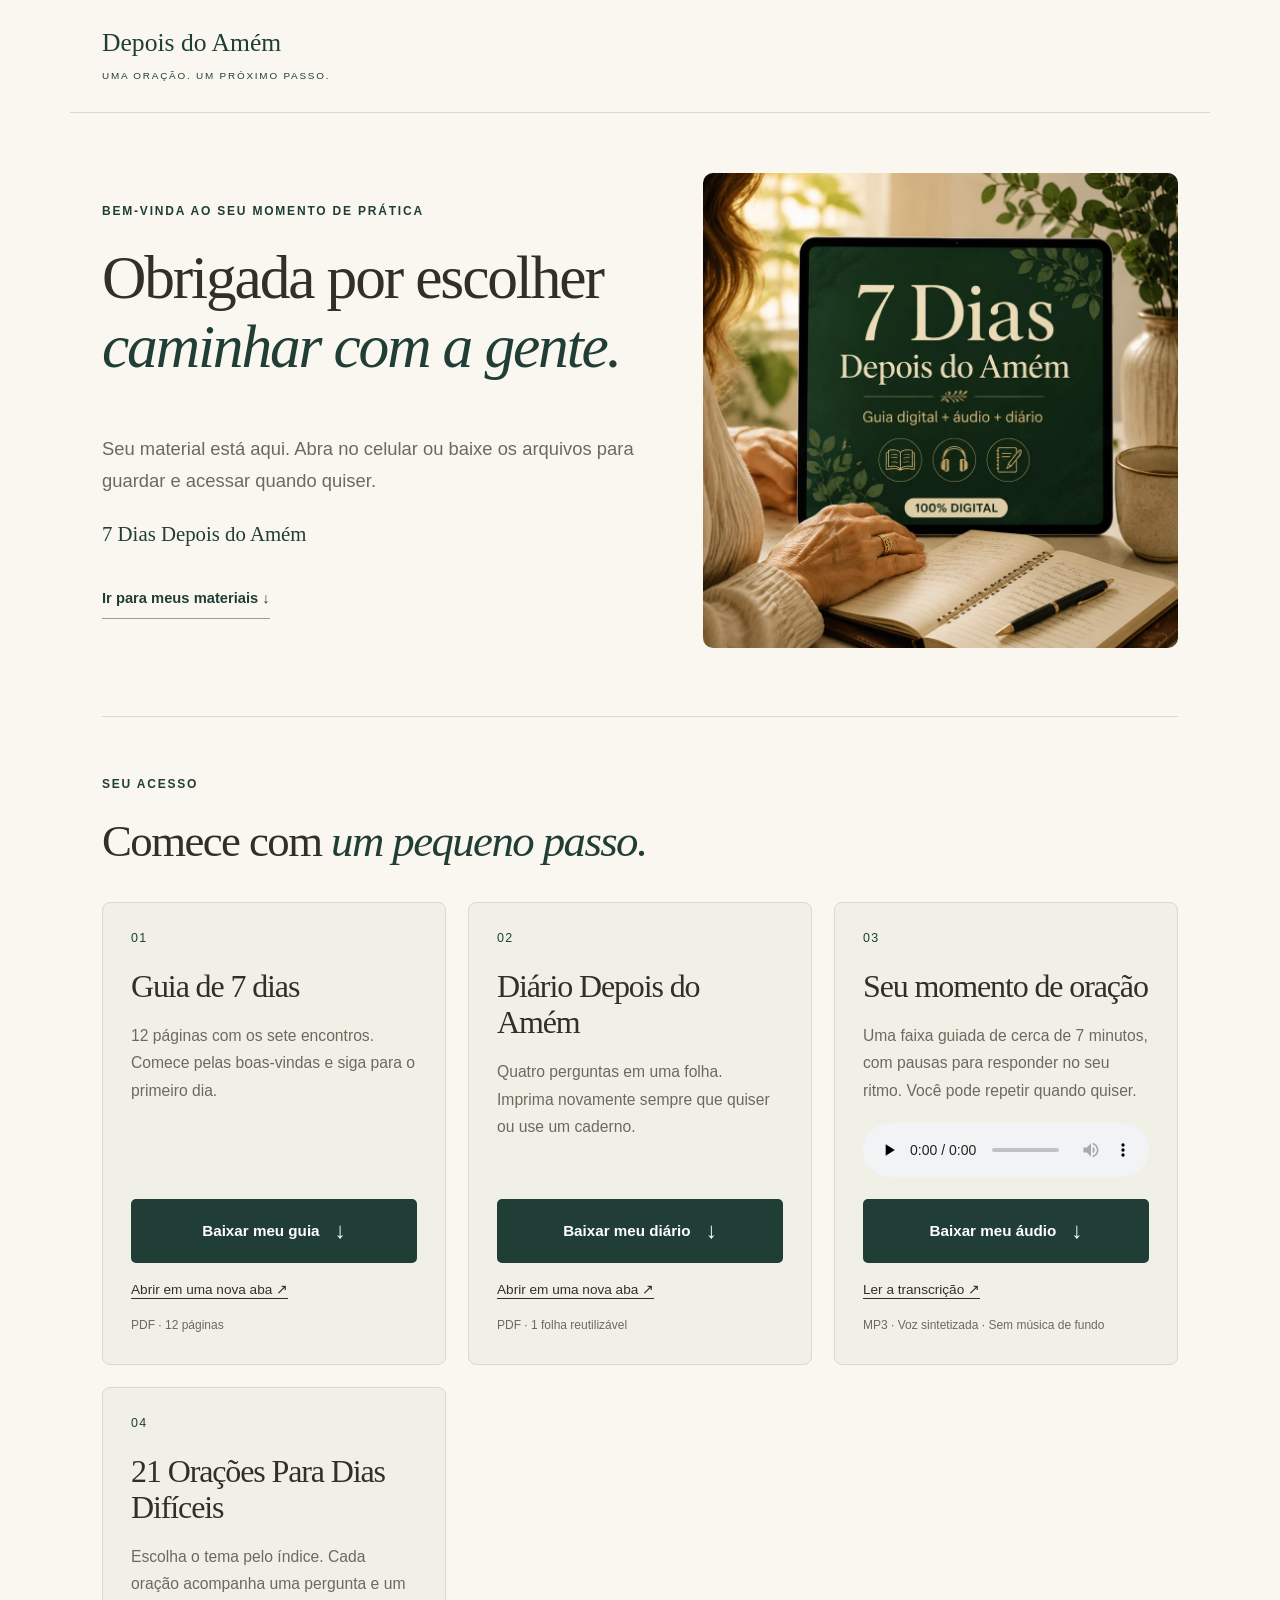
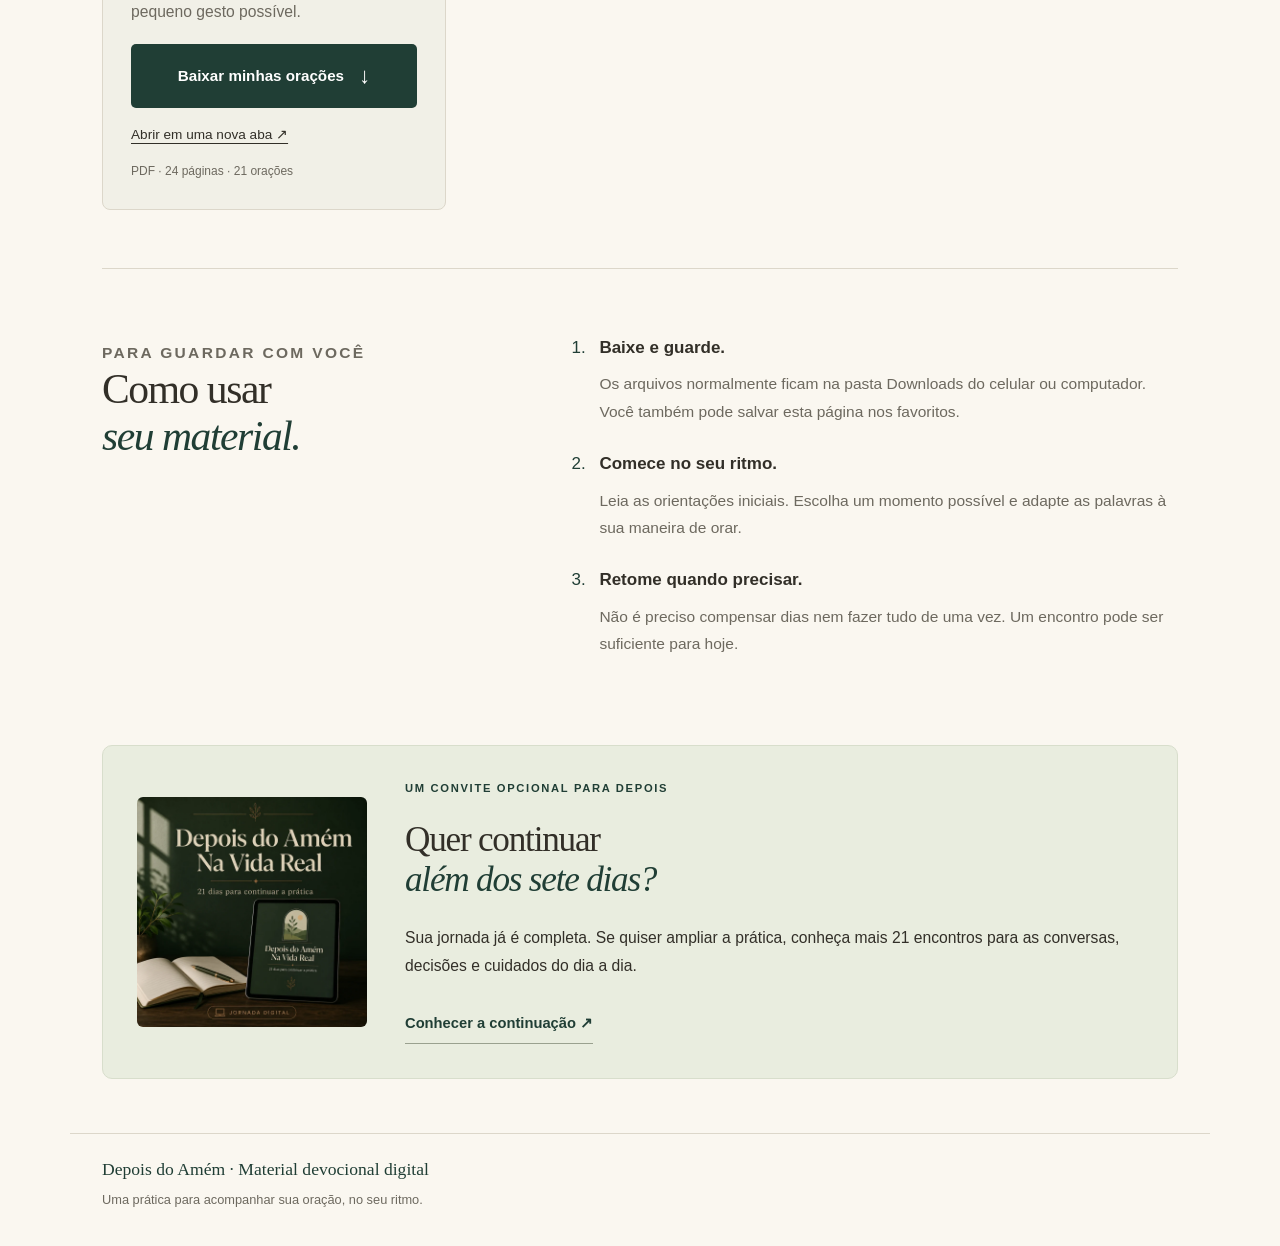
<file: obrigadocomoracoes.html>
<!doctype html><html lang="pt-BR"><head><meta charset="utf-8"><meta name="viewport" content="width=device-width,initial-scale=1"><meta name="theme-color" content="#203e35"><meta name="robots" content="noindex,nofollow"><meta name="description" content="Acesse o material digital 7 Dias Depois do Amém."><title>Seu material está aqui | Depois do Amém</title><link rel="icon" href="/favicon.svg" type="image/svg+xml"><link rel="apple-touch-icon" href="/appleicon.png"><link rel="stylesheet" href="/styles.css"><link rel="stylesheet" href="/entrega.css"><script src="/tracking.js"></script><noscript><img height="1" width="1" style="display:none" src="https://www.facebook.com/tr?id=1793880684979642&ev=PageView&noscript=1" alt=""></noscript><script src="https://cdn.utmify.com.br/scripts/utms/latest.js" data-utmify-prevent-xcod-sck data-utmify-prevent-subids async defer></script><script src="/config.js" defer></script><script src="/entrega.js" defer></script></head><body><a class="skip" href="#conteudo">Pular para o conteúdo</a><header class="delivery-nav"><a class="delivery-brand" href="/">Depois do Amém<span>UMA ORAÇÃO. UM PRÓXIMO PASSO.</span></a></header><main id="conteudo" class="delivery-shell"><section class="delivery-hero"><div><p class="eyebrow">BEM-VINDA AO SEU MOMENTO DE PRÁTICA</p><h1>Obrigada por escolher<br><em>caminhar com a gente.</em></h1><p class="delivery-lead">Seu material está aqui. Abra no celular ou baixe os arquivos para guardar e acessar quando quiser.</p><p class="delivery-product">7 Dias Depois do Amém</p><a class="text-link" href="#materiais">Ir para meus materiais ↓</a></div><img src="/assets/principal.webp" alt="Apresentação ilustrativa do produto digital 7 Dias Depois do Amém" width="960" height="960" fetchpriority="high"></section><section id="materiais" class="download-section"><p class="eyebrow">SEU ACESSO</p><h2>Comece com <em>um pequeno passo.</em></h2><div class="download-grid"><article class="download-card"><span class="download-number">01</span><h2>Guia de 7 dias</h2><p>12 páginas com os sete encontros. Comece pelas boas-vindas e siga para o primeiro dia.</p><a class="button" href="/materiais/guia.pdf" download>Baixar meu guia <span aria-hidden="true">↓</span></a><a class="open-file" href="/materiais/guia.pdf" target="_blank" rel="noopener">Abrir em uma nova aba ↗</a><small>PDF · 12 páginas</small></article><article class="download-card"><span class="download-number">02</span><h2>Diário Depois do Amém</h2><p>Quatro perguntas em uma folha. Imprima novamente sempre que quiser ou use um caderno.</p><a class="button" href="/materiais/diario.pdf" download>Baixar meu diário <span aria-hidden="true">↓</span></a><a class="open-file" href="/materiais/diario.pdf" target="_blank" rel="noopener">Abrir em uma nova aba ↗</a><small>PDF · 1 folha reutilizável</small></article><article class="download-card audio-card"><span class="download-number">03</span><h2>Seu momento de oração</h2><p>Uma faixa guiada de cerca de 7 minutos, com pausas para responder no seu ritmo. Você pode repetir quando quiser.</p><audio controls preload="none" aria-label="Áudio guiado Depois do Amém"><source src="/materiais/audio.mp3" type="audio/mpeg">Seu navegador não reproduz áudio. Use o botão de download abaixo.</audio><a class="button" href="/materiais/audio.mp3" download="AudioDepoisDoAmem.mp3">Baixar meu áudio <span aria-hidden="true">↓</span></a><a class="open-file" href="/materiais/transcricao.txt" target="_blank" rel="noopener">Ler a transcrição ↗</a><small>MP3 · Voz sintetizada · Sem música de fundo</small></article><article class="download-card"><span class="download-number">04</span><h2>21 Orações Para Dias Difíceis</h2><p>Escolha o tema pelo índice. Cada oração acompanha uma pergunta e um pequeno gesto possível.</p><a class="button" href="/materiais/oracoes.pdf" download>Baixar minhas orações <span aria-hidden="true">↓</span></a><a class="open-file" href="/materiais/oracoes.pdf" target="_blank" rel="noopener">Abrir em uma nova aba ↗</a><small>PDF · 24 páginas · 21 orações</small></article></div></section><section class="first-steps"><div><p class="eyebrow">PARA GUARDAR COM VOCÊ</p><h2>Como usar<br><em>seu material.</em></h2></div><ol><li><strong>Baixe e guarde.</strong><p>Os arquivos normalmente ficam na pasta Downloads do celular ou computador. Você também pode salvar esta página nos favoritos.</p></li><li><strong>Comece no seu ritmo.</strong><p>Leia as orientações iniciais. Escolha um momento possível e adapte as palavras à sua maneira de orar.</p></li><li><strong>Retome quando precisar.</strong><p>Não é preciso compensar dias nem fazer tudo de uma vez. Um encontro pode ser suficiente para hoje.</p></li></ol></section><aside class="continuation-invite"><img src="/assets/continuacao.webp" alt="Produto digital Depois do Amém na Vida Real" width="960" height="960" loading="lazy"><div><p class="eyebrow">UM CONVITE OPCIONAL PARA DEPOIS</p><h2>Quer continuar<br><em>além dos sete dias?</em></h2><p>Sua jornada já é completa. Se quiser ampliar a prática, conheça mais 21 encontros para as conversas, decisões e cuidados do dia a dia.</p><a class="text-link" href="/continuar">Conhecer a continuação ↗</a></div></aside><section class="support-panel" data-support hidden><h2>Precisa de ajuda com o acesso?</h2><p>Abra o WhatsApp com uma mensagem pronta e conte o que aconteceu.</p><a class="button" data-whatsapp data-product="7 Dias Depois do Amém" href="#">Falar sobre meu material ↗</a></section></main><footer class="delivery-footer"><p>Depois do Amém · Material devocional digital</p><p>Uma prática para acompanhar sua oração, no seu ritmo.</p></footer></body></html>
</file>
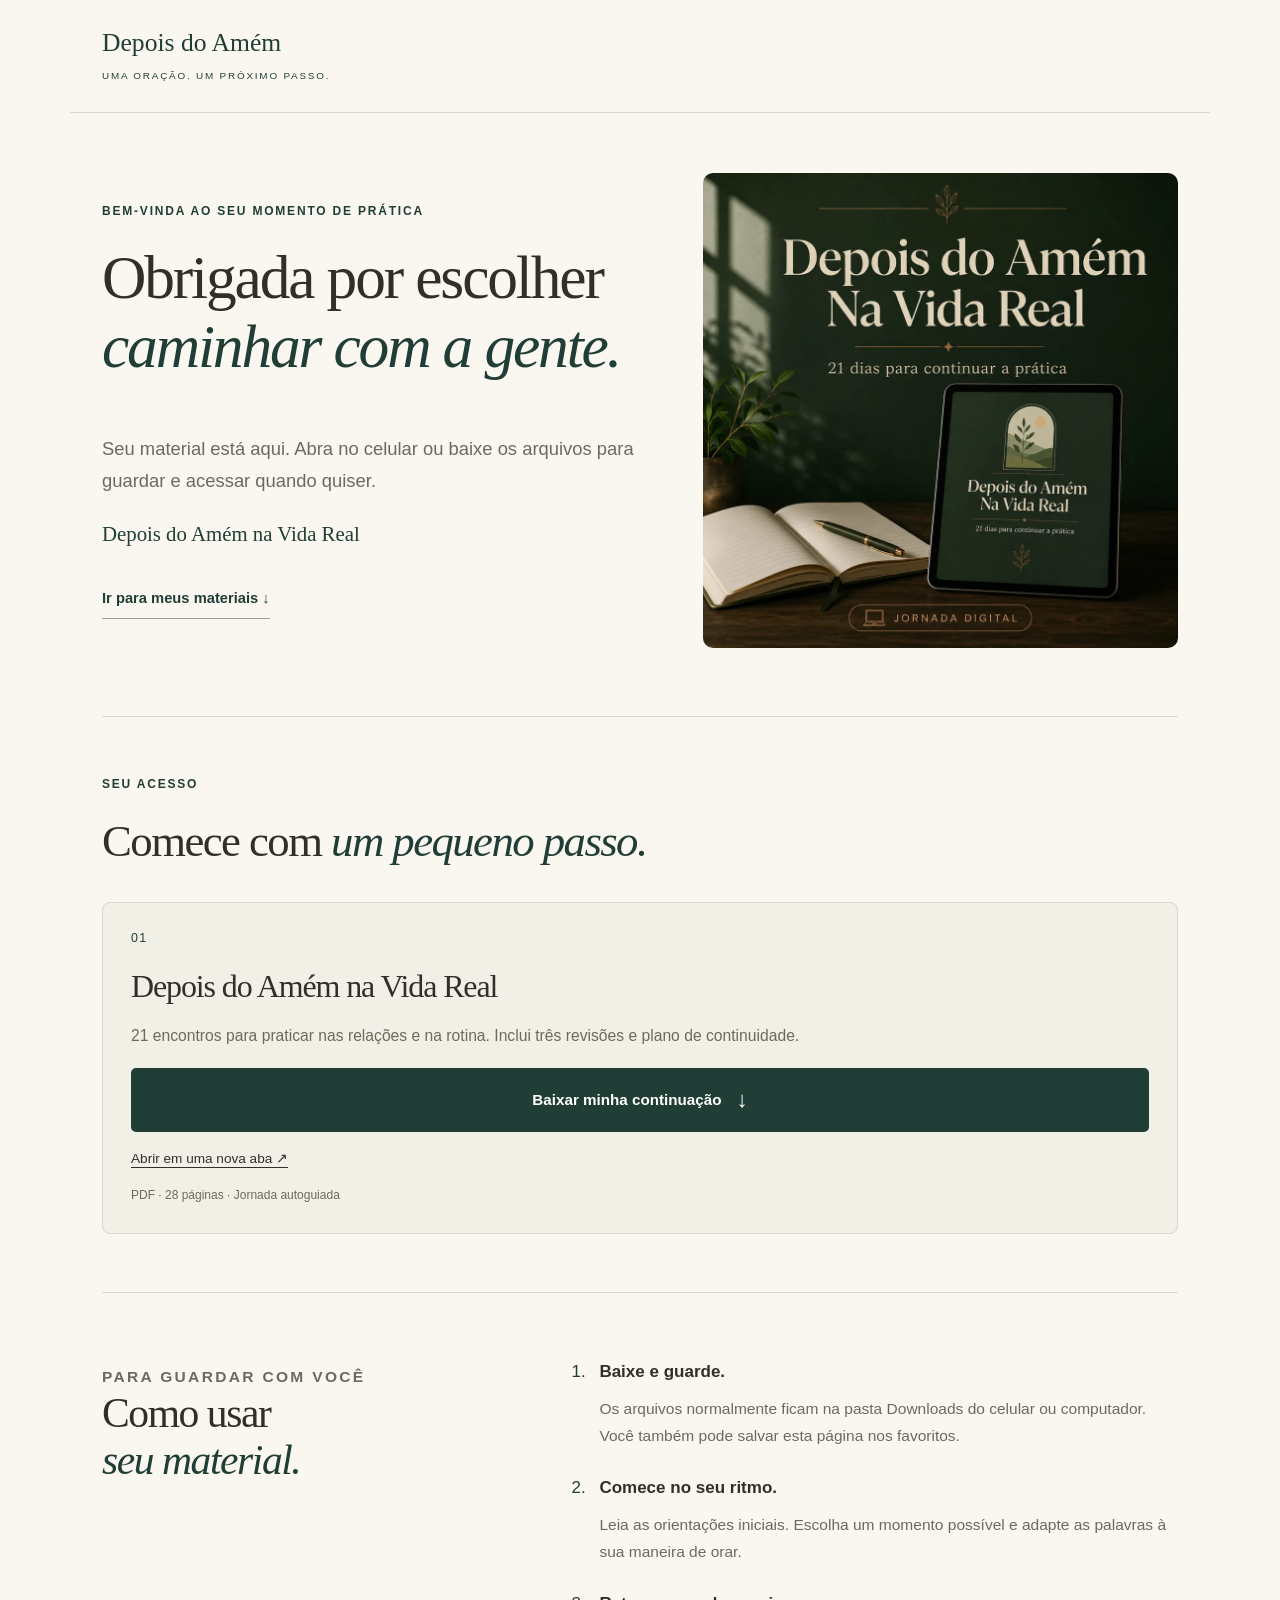
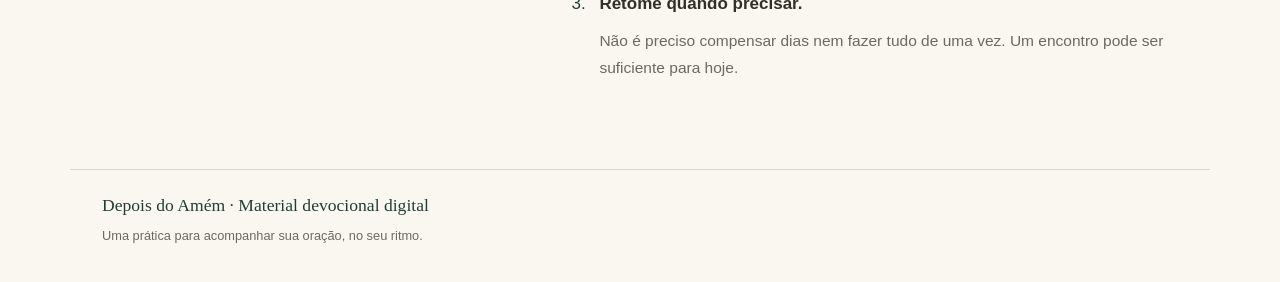
<file: obrigadocontinuacao.html>
<!doctype html><html lang="pt-BR"><head><meta charset="utf-8"><meta name="viewport" content="width=device-width,initial-scale=1"><meta name="theme-color" content="#203e35"><meta name="robots" content="noindex,nofollow"><meta name="description" content="Acesse o material digital Depois do Amém na Vida Real."><title>Seu material está aqui | Depois do Amém</title><link rel="icon" href="/favicon.svg" type="image/svg+xml"><link rel="apple-touch-icon" href="/appleicon.png"><link rel="stylesheet" href="/styles.css"><link rel="stylesheet" href="/entrega.css"><script src="/tracking.js"></script><noscript><img height="1" width="1" style="display:none" src="https://www.facebook.com/tr?id=1793880684979642&ev=PageView&noscript=1" alt=""></noscript><script src="https://cdn.utmify.com.br/scripts/utms/latest.js" data-utmify-prevent-xcod-sck data-utmify-prevent-subids async defer></script><script src="/config.js" defer></script><script src="/entrega.js" defer></script></head><body><a class="skip" href="#conteudo">Pular para o conteúdo</a><header class="delivery-nav"><a class="delivery-brand" href="/">Depois do Amém<span>UMA ORAÇÃO. UM PRÓXIMO PASSO.</span></a></header><main id="conteudo" class="delivery-shell"><section class="delivery-hero"><div><p class="eyebrow">BEM-VINDA AO SEU MOMENTO DE PRÁTICA</p><h1>Obrigada por escolher<br><em>caminhar com a gente.</em></h1><p class="delivery-lead">Seu material está aqui. Abra no celular ou baixe os arquivos para guardar e acessar quando quiser.</p><p class="delivery-product">Depois do Amém na Vida Real</p><a class="text-link" href="#materiais">Ir para meus materiais ↓</a></div><img src="/assets/continuacao.webp" alt="Apresentação ilustrativa do produto digital Depois do Amém na Vida Real" width="960" height="960" fetchpriority="high"></section><section id="materiais" class="download-section"><p class="eyebrow">SEU ACESSO</p><h2>Comece com <em>um pequeno passo.</em></h2><div class="download-grid"><article class="download-card"><span class="download-number">01</span><h2>Depois do Amém na Vida Real</h2><p>21 encontros para praticar nas relações e na rotina. Inclui três revisões e plano de continuidade.</p><a class="button" href="/materiais/continuacao.pdf" download>Baixar minha continuação <span aria-hidden="true">↓</span></a><a class="open-file" href="/materiais/continuacao.pdf" target="_blank" rel="noopener">Abrir em uma nova aba ↗</a><small>PDF · 28 páginas · Jornada autoguiada</small></article></div></section><section class="first-steps"><div><p class="eyebrow">PARA GUARDAR COM VOCÊ</p><h2>Como usar<br><em>seu material.</em></h2></div><ol><li><strong>Baixe e guarde.</strong><p>Os arquivos normalmente ficam na pasta Downloads do celular ou computador. Você também pode salvar esta página nos favoritos.</p></li><li><strong>Comece no seu ritmo.</strong><p>Leia as orientações iniciais. Escolha um momento possível e adapte as palavras à sua maneira de orar.</p></li><li><strong>Retome quando precisar.</strong><p>Não é preciso compensar dias nem fazer tudo de uma vez. Um encontro pode ser suficiente para hoje.</p></li></ol></section><section class="support-panel" data-support hidden><h2>Precisa de ajuda com o acesso?</h2><p>Abra o WhatsApp com uma mensagem pronta e conte o que aconteceu.</p><a class="button" data-whatsapp data-product="Depois do Amém na Vida Real" href="#">Falar sobre meu material ↗</a></section></main><footer class="delivery-footer"><p>Depois do Amém · Material devocional digital</p><p>Uma prática para acompanhar sua oração, no seu ritmo.</p></footer></body></html>
</file>
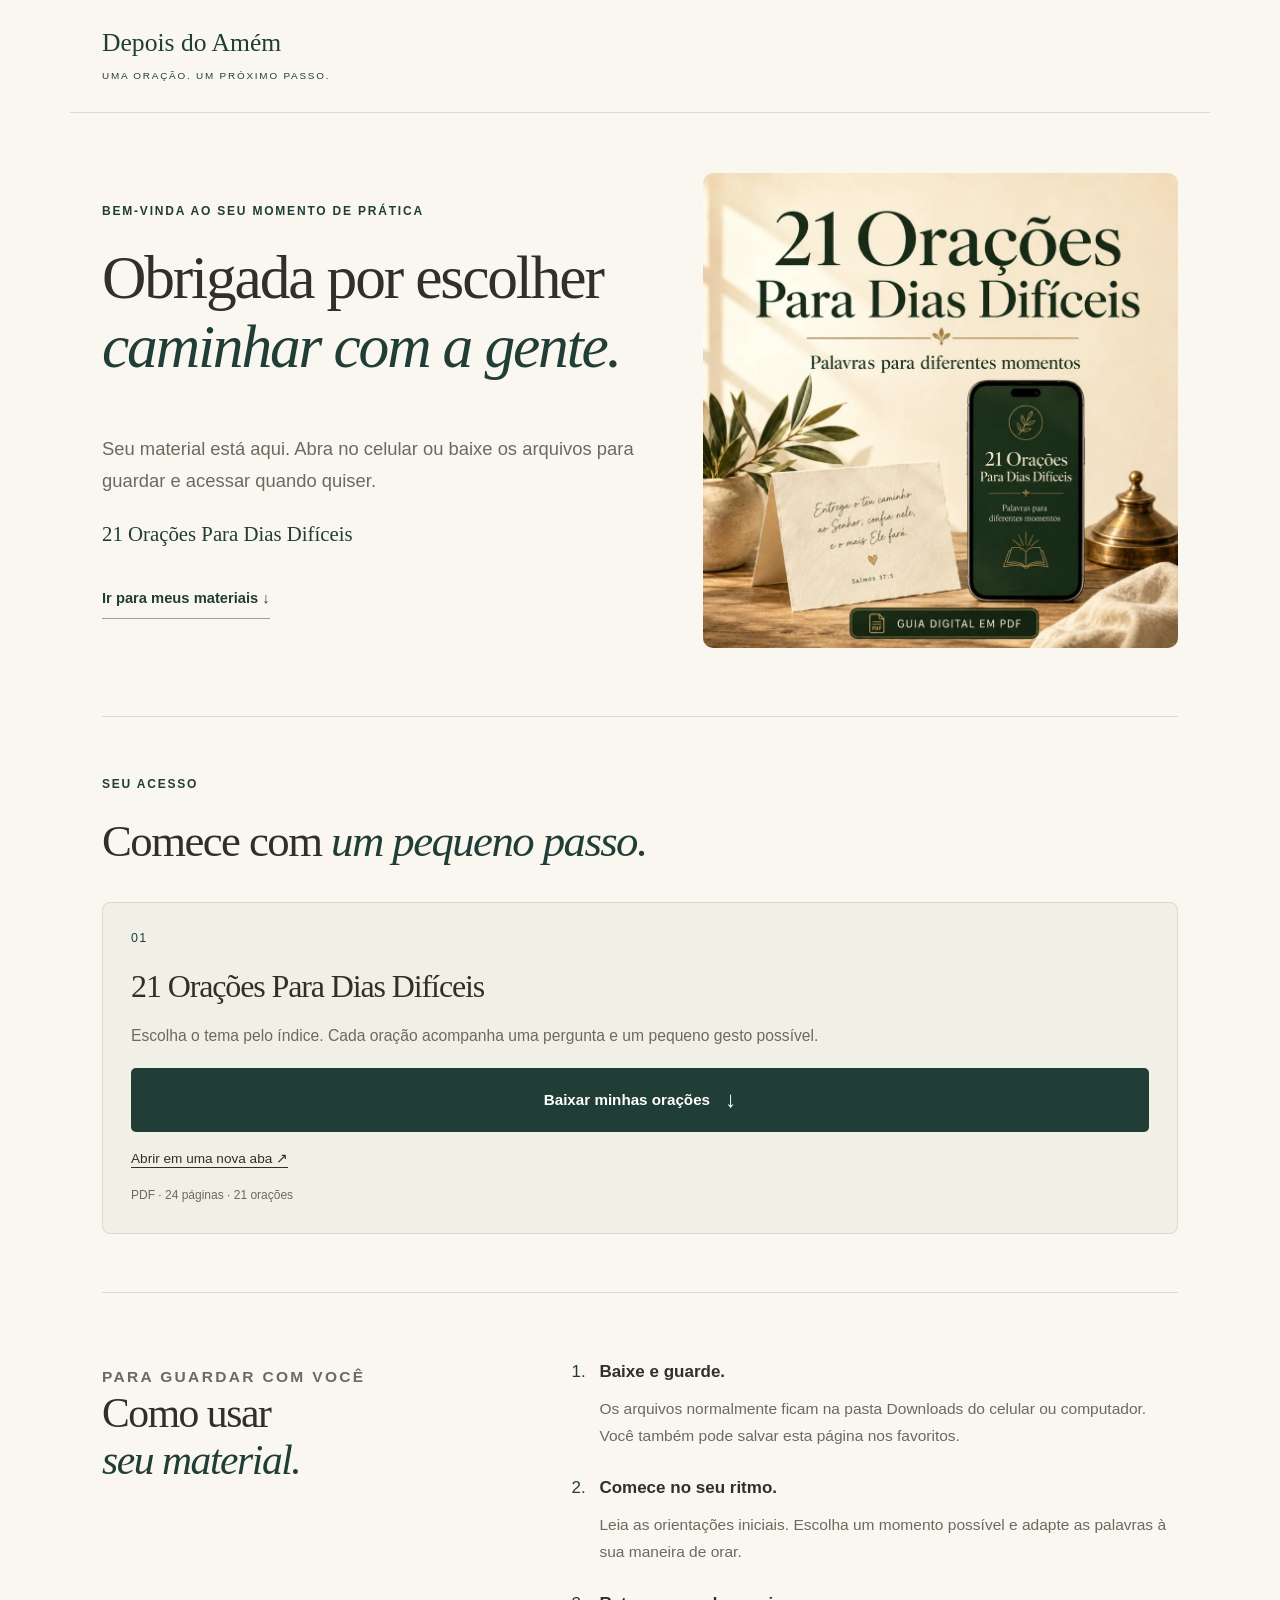
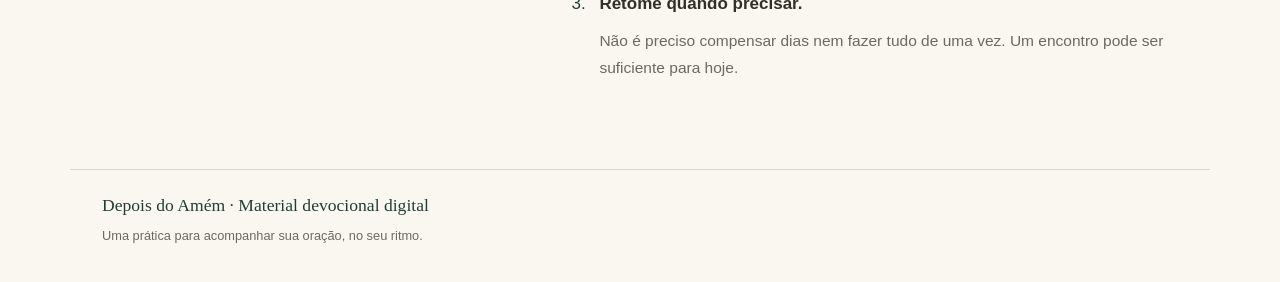
<file: obrigadooracoes.html>
<!doctype html><html lang="pt-BR"><head><meta charset="utf-8"><meta name="viewport" content="width=device-width,initial-scale=1"><meta name="theme-color" content="#203e35"><meta name="robots" content="noindex,nofollow"><meta name="description" content="Acesse o material digital 21 Orações Para Dias Difíceis."><title>Seu material está aqui | Depois do Amém</title><link rel="icon" href="/favicon.svg" type="image/svg+xml"><link rel="apple-touch-icon" href="/appleicon.png"><link rel="stylesheet" href="/styles.css"><link rel="stylesheet" href="/entrega.css"><script src="/tracking.js"></script><noscript><img height="1" width="1" style="display:none" src="https://www.facebook.com/tr?id=1793880684979642&ev=PageView&noscript=1" alt=""></noscript><script src="https://cdn.utmify.com.br/scripts/utms/latest.js" data-utmify-prevent-xcod-sck data-utmify-prevent-subids async defer></script><script src="/config.js" defer></script><script src="/entrega.js" defer></script></head><body><a class="skip" href="#conteudo">Pular para o conteúdo</a><header class="delivery-nav"><a class="delivery-brand" href="/">Depois do Amém<span>UMA ORAÇÃO. UM PRÓXIMO PASSO.</span></a></header><main id="conteudo" class="delivery-shell"><section class="delivery-hero"><div><p class="eyebrow">BEM-VINDA AO SEU MOMENTO DE PRÁTICA</p><h1>Obrigada por escolher<br><em>caminhar com a gente.</em></h1><p class="delivery-lead">Seu material está aqui. Abra no celular ou baixe os arquivos para guardar e acessar quando quiser.</p><p class="delivery-product">21 Orações Para Dias Difíceis</p><a class="text-link" href="#materiais">Ir para meus materiais ↓</a></div><img src="/assets/oracoes.webp" alt="Apresentação ilustrativa do produto digital 21 Orações Para Dias Difíceis" width="960" height="960" fetchpriority="high"></section><section id="materiais" class="download-section"><p class="eyebrow">SEU ACESSO</p><h2>Comece com <em>um pequeno passo.</em></h2><div class="download-grid"><article class="download-card"><span class="download-number">01</span><h2>21 Orações Para Dias Difíceis</h2><p>Escolha o tema pelo índice. Cada oração acompanha uma pergunta e um pequeno gesto possível.</p><a class="button" href="/materiais/oracoes.pdf" download>Baixar minhas orações <span aria-hidden="true">↓</span></a><a class="open-file" href="/materiais/oracoes.pdf" target="_blank" rel="noopener">Abrir em uma nova aba ↗</a><small>PDF · 24 páginas · 21 orações</small></article></div></section><section class="first-steps"><div><p class="eyebrow">PARA GUARDAR COM VOCÊ</p><h2>Como usar<br><em>seu material.</em></h2></div><ol><li><strong>Baixe e guarde.</strong><p>Os arquivos normalmente ficam na pasta Downloads do celular ou computador. Você também pode salvar esta página nos favoritos.</p></li><li><strong>Comece no seu ritmo.</strong><p>Leia as orientações iniciais. Escolha um momento possível e adapte as palavras à sua maneira de orar.</p></li><li><strong>Retome quando precisar.</strong><p>Não é preciso compensar dias nem fazer tudo de uma vez. Um encontro pode ser suficiente para hoje.</p></li></ol></section><section class="support-panel" data-support hidden><h2>Precisa de ajuda com o acesso?</h2><p>Abra o WhatsApp com uma mensagem pronta e conte o que aconteceu.</p><a class="button" data-whatsapp data-product="21 Orações Para Dias Difíceis" href="#">Falar sobre meu material ↗</a></section></main><footer class="delivery-footer"><p>Depois do Amém · Material devocional digital</p><p>Uma prática para acompanhar sua oração, no seu ritmo.</p></footer></body></html>
</file>
<file: styles.css>
:root{--paper:#faf7f0;--ink:#322f28;--green:#203e35;--green-light:#dbe4d6;--muted:#6d695f;--line:#dcd7ca;--serif:Georgia,'Times New Roman',serif;--sans:Arial,Helvetica,sans-serif}
*{box-sizing:border-box}html{scroll-behavior:smooth;scroll-padding-top:30px}body{margin:0;background:var(--paper);color:var(--ink);font:17px/1.75 var(--sans);-webkit-font-smoothing:antialiased}a{color:inherit}button{font:inherit}button,a,summary{-webkit-tap-highlight-color:transparent}button,summary{cursor:pointer}a:focus-visible,button:focus-visible,summary:focus-visible{outline:3px solid #b47c37;outline-offset:5px}p,h1,h2,h3{margin-top:0}p{margin-bottom:1.2em}h1,h2,h3{font-family:var(--serif);font-weight:400;line-height:1.13;letter-spacing:-.035em}h2{font-size:clamp(2.3rem,4vw,3.6rem);margin-bottom:25px}em{font-weight:400}h1 em,h2 em{color:var(--green)}img{display:block;max-width:100%}.section-shell{max-width:1240px;margin-inline:auto;padding-inline:48px}.section-space{padding-block:104px}.eyebrow{font-size:.74rem;font-weight:650;letter-spacing:.15em;line-height:1.6;color:var(--green);margin-bottom:22px}.button{display:inline-flex;align-items:center;justify-content:center;gap:28px;border:1px solid transparent;border-radius:5px;background:var(--green);color:#fff;text-decoration:none;min-height:59px;padding:16px 25px;font-size:1rem;font-weight:600;line-height:1.5;transition:background .2s,transform .2s}.button:hover{background:#315647;transform:translateY(-2px)}.button span{font-size:1.4rem;font-weight:400}.skip{position:absolute;top:-100px;left:16px;background:#fff;padding:12px;z-index:5}.skip:focus{top:10px}
.hero{display:grid;grid-template-columns:1.1fr 1fr;gap:62px;padding-top:38px;padding-bottom:62px;align-items:center;min-height:810px}.brand{font-size:.9rem;letter-spacing:.14em;color:var(--green);font-weight:650;margin:0 0 64px;line-height:1.4}.brand span{display:block;font-family:var(--serif);font-size:1.18rem;letter-spacing:.065em;font-weight:400}.hero .eyebrow{font-size:.7rem;margin-bottom:19px}.hero h1{font-size:clamp(2.65rem,3.85vw,3.45rem);margin-bottom:24px;line-height:1.1}.lead{font-size:1.07rem;color:#625d54;line-height:1.8}.hero-includes{font-size:.88rem;font-weight:600;margin-bottom:23px}.reassurance{font-size:.73rem;color:var(--muted);margin-top:15px;margin-bottom:0;line-height:1.8}.reassurance span{margin:0 5px}.hero-visual{position:relative;margin-top:62px;align-self:stretch;max-height:650px;min-height:570px}.hero-photo{width:100%;height:100%;object-fit:cover;object-position:63% center;border-radius:180px 180px 8px 8px}.photo-note{position:absolute;bottom:27px;left:-30px;right:32px;background:var(--green);color:#fff;padding:27px 30px;border-radius:4px;box-shadow:0 12px 30px #152c2117}.note-label{font-size:.65rem;letter-spacing:.17em;color:#d0dccc}.photo-note p{font:2rem/1.15 var(--serif);margin:15px 0 18px;letter-spacing:-.03em}.photo-note p em{color:#d3dec6}.note-bottom{font-size:.76rem;color:#d9e1d8}.vertical-note{position:absolute;right:-29px;top:50%;writing-mode:vertical-rl;font-size:.62rem;letter-spacing:.19em;color:var(--muted)}
.rhythm-strip{border-block:1px solid var(--line);display:flex;justify-content:center;gap:0;padding:25px 24px;background:#f0eee5}.rhythm-strip>div{display:flex;align-items:center;gap:16px;padding-inline:50px;border-right:1px solid #d3d1c3}.rhythm-strip>div:last-child{border:0}.rhythm-strip strong{font:1.55rem/1.2 var(--serif);color:var(--green);white-space:nowrap}.rhythm-strip span{font-size:.78rem;line-height:1.5;color:#656255;max-width:140px}
.story{display:grid;grid-template-columns:1fr 1fr;gap:100px}.story-text{padding-top:38px;color:#625d54}.story-text strong{font-weight:600;color:var(--ink)}.story-text p:last-child{margin-bottom:0}.small-rule{height:1px;width:60px;background:#aba991;margin:34px 0 28px}.pullquote{font:italic 1.5rem/1.45 var(--serif);color:#777364;margin-bottom:0}
.method{background:var(--green);color:#f4f3e9}.method .eyebrow{color:#c1cfae}.section-intro{display:grid;grid-template-columns:1.1fr .85fr;column-gap:100px;align-items:end}.section-intro .eyebrow{grid-column:1/-1}.section-intro h2{margin-bottom:0}.section-intro h2 em{color:#cbd6b8}.section-intro>p:last-child{color:#d1d8ce;margin-bottom:2px;font-size:1rem}.steps{display:grid;grid-template-columns:repeat(4,1fr);margin-top:58px;border-top:1px solid #ffffff35}.step{padding:29px 24px 0;border-right:1px solid #ffffff24;margin-top:25px;display:flex;flex-direction:column}.step:first-child{padding-left:0}.step:last-child{border:0;padding-right:0}.step-number{font-size:.85rem;color:#b7c5aa;font-weight:500}.step h3{font-size:2.3rem;margin:24px 0 17px}.step p{color:#d1d8ce;font-size:.95rem;line-height:1.75}.step-question{font-family:var(--serif);font-style:italic;font-size:1.1rem;line-height:1.5;color:#d7dfc6;margin-top:auto;padding-top:12px}.method-end{text-align:center;font-size:.93rem;border-top:1px solid #ffffff25;margin:45px 0 0;padding-top:28px;color:#d1d8ce}.method-end em{color:#eef1e5}
.journey{display:grid;grid-template-columns:1fr 1.15fr;gap:90px}.journey-intro>p:not(.eyebrow){font-size:1rem;color:var(--muted)}.text-link{display:inline-flex;align-items:center;gap:18px;color:var(--green);font-weight:600;font-size:.92rem;text-decoration:none;border-bottom:1px solid #9aa18f;padding-bottom:6px;margin-top:13px}.days{border-top:1px solid var(--line)}details{border-bottom:1px solid var(--line)}summary{list-style:none;display:flex;align-items:center;gap:18px;padding:22px 0;line-height:1.5}summary::-webkit-details-marker{display:none}.day summary{font-family:var(--serif);font-size:1.19rem;letter-spacing:-.015em}.day-num{font-family:var(--sans);font-size:.68rem;letter-spacing:.05em;font-weight:600;color:#747b60;flex-shrink:0}.toggle{margin-left:auto;position:relative;width:16px;height:16px;flex:0 0 16px}.toggle:before,.toggle:after{content:'';position:absolute;inset:7px 2px auto;background:var(--green);height:1px}.toggle:after{transform:rotate(90deg);transition:transform .2s}details[open] .toggle:after{transform:rotate(0)}.day[open] summary{color:var(--green)}.day>p{margin:0 24px 24px 66px;font-size:.92rem;color:var(--muted);line-height:1.8}
.materials{background:#efeee5}.center-intro{text-align:center;max-width:690px;margin:0 auto 45px}.center-intro>p:last-child{color:var(--muted);font-size:1rem}.material-grid{display:grid;grid-template-columns:repeat(3,1fr);gap:20px}.material{padding:30px;background:var(--paper);border:1px solid #e0ddcf;border-radius:7px;display:flex;flex-direction:column}.material-top{display:flex;justify-content:space-between;align-items:center;gap:10px;margin-bottom:34px}.material-type{font-size:.66rem;letter-spacing:.15em;font-weight:600;color:var(--green)}.material svg{width:29px;height:29px;fill:none;stroke:var(--green);stroke-width:1.3;stroke-linecap:round;stroke-linejoin:round}.material h3{font-size:2.1rem;margin-bottom:19px}.material>p{font-size:.92rem;color:var(--muted)}.material-preview{border-top:1px solid var(--line);border-bottom:1px solid var(--line);padding:20px 0;margin-top:auto}.material-preview>span{font-size:.63rem;letter-spacing:.1em;font-weight:600;color:#717860}.material-preview p{font:1.15rem/1.9 var(--serif);margin:9px 0 0;color:var(--green)}.material .format{font-size:.72rem;margin:19px 0 0}.digital-note{text-align:center;font-size:.82rem;margin:25px 0 0;color:var(--muted)}
.offer{display:grid;grid-template-columns:1fr .88fr;gap:115px;align-items:center}.offer-message>p:not(.eyebrow){font-size:1rem;color:var(--muted)}.guarantee{display:flex;gap:18px;border-top:1px solid var(--line);padding-top:29px;margin-top:33px}.guarantee svg{width:32px;height:36px;fill:none;stroke:var(--green);stroke-width:1.5;flex-shrink:0;margin-top:3px}.guarantee h3{font-family:var(--sans);font-weight:600;font-size:.9rem;letter-spacing:0;margin-bottom:10px;line-height:1.5}.guarantee p{font-size:.84rem;color:var(--muted);margin:0;line-height:1.8}.price-card{background:#fffdf8;border:1px solid #c3cbb9;border-radius:9px;padding:39px;box-shadow:0 15px 50px #3545300b}.price-card .eyebrow{font-size:.65rem;margin-bottom:22px}.price-card h3{font-size:2.65rem;color:var(--green);margin-bottom:28px}.price-card ul{padding:0;list-style:none;margin:0 0 26px}.price-card li{font-size:.87rem;line-height:1.65;position:relative;padding-left:25px;margin-bottom:12px}.price-card li:before{content:'✓';position:absolute;left:0;color:var(--green)}.price{border-top:1px solid var(--line);padding-top:23px;font-size:5.25rem;line-height:1.1;font-family:var(--serif);letter-spacing:-.065em;color:var(--green)}.price>span:first-child{font-family:var(--sans);font-size:1.15rem;letter-spacing:0;vertical-align:top;display:inline-block;margin:13px 6px 0 0}.price .cents{font-size:2rem;letter-spacing:-.04em}.payment{font-size:.79rem;color:var(--muted);margin:9px 0 25px}.buy-button{width:100%;font-size:.92rem;padding-inline:16px;gap:14px}.card-foot{text-align:center;font-size:.7rem;color:var(--muted);margin:14px 0 0}.card-foot span{margin-inline:8px}
.faq{border-top:1px solid var(--line);display:grid;grid-template-columns:.7fr 1.3fr;gap:90px;padding-top:85px}.faq-list{border-top:1px solid var(--line)}.faq summary{font-size:1rem;padding-block:23px;font-weight:500}.faq details>p{font-size:.94rem;color:var(--muted);margin:0 27px 25px 0}.closing{text-align:center;padding:78px 24px 83px;background:#e5e8da;border-block:1px solid #d5d9c8}.closing h2{font-size:3.15rem;margin-bottom:30px}.closing .eyebrow{font-size:.68rem}footer{padding-top:38px;padding-bottom:30px;display:grid;grid-template-columns:1fr 1.2fr;gap:6px 40px}footer p{font-size:.7rem;color:var(--muted);margin:0}footer p:nth-child(2){text-align:right;align-self:center}.footer-brand{font-family:var(--serif);font-size:1.12rem;color:var(--green)}footer p:last-child{grid-column:1/-1;font-size:.65rem}
dialog{background:var(--paper);color:var(--ink);border:1px solid var(--line);border-radius:12px;padding:45px;max-width:530px;width:calc(100% - 36px);max-height:90dvh;box-shadow:0 20px 100px #0004}dialog::backdrop{background:#15261ccc;backdrop-filter:blur(3px)}dialog h2{font-size:2.5rem}dialog>p:not(.eyebrow){font-size:1rem;color:var(--muted)}.dialog-close{position:absolute;right:13px;top:10px;background:none;border:0;font-size:2rem;line-height:1;padding:6px 10px;color:var(--green)}.dialog-back{margin-top:8px;width:100%}
@media(min-width:1450px){.hero{min-height:850px}}
@media(max-width:1100px){.section-shell{padding-inline:32px}.hero{gap:42px}.hero h1{font-size:2.85rem}.hero-visual{max-height:680px}.rhythm-strip>div{padding-inline:28px}.story{gap:65px}.section-intro{column-gap:55px}.journey{gap:45px}.offer{gap:60px}.price-card{padding:30px}.material{padding:25px}.faq{gap:60px}}
@media(max-width:800px){.section-shell{padding-inline:24px}.section-space{padding-block:72px}.hero{min-height:0;gap:32px;grid-template-columns:1fr;padding-top:26px;padding-bottom:48px}.brand{margin-bottom:36px}.hero-copy{max-width:620px}.hero h1{font-size:clamp(2.6rem,7.5vw,3.5rem)}.hero .lead{max-width:580px}.hero-visual{margin:0 10px 0 18px;min-height:0;height:420px;max-width:620px}.hero-photo{border-radius:110px 110px 5px 5px;object-position:center 40%}.photo-note{left:-18px;bottom:20px;right:auto;min-width:280px;padding:22px 25px}.photo-note p{font-size:1.8rem}.vertical-note{right:-24px}.rhythm-strip{padding:22px 15px}.rhythm-strip>div{flex:1;display:block;padding:0 14px;text-align:center}.rhythm-strip strong{font-size:1.35rem;display:block;margin-bottom:8px}.rhythm-strip span{font-size:.72rem;display:block;margin:auto;max-width:140px}.story{gap:35px}.story-text{padding-top:0;font-size:1rem}.pullquote{font-size:1.3rem}.section-intro{grid-template-columns:1fr;gap:22px}.section-intro .eyebrow{margin:0}.section-intro>p:last-child{max-width:650px}.steps{grid-template-columns:1fr 1fr;margin-top:36px;gap:28px 0}.step:nth-child(3){padding-left:0}.step:nth-child(2){border-right:0;padding-right:0}.step{margin-top:0;padding-top:25px}.step h3{margin-top:15px}.journey{grid-template-columns:1fr;gap:32px}.journey-intro{max-width:590px}.material-grid{gap:14px}.material{padding:20px}.material h3{font-size:1.8rem}.material-top{margin-bottom:25px}.material-type{font-size:.61rem}.material svg{width:23px}.material-preview p{font-size:1.03rem}.offer{gap:38px;grid-template-columns:1fr 1fr}.price-card{padding:25px}.price-card h3{font-size:2.2rem}.price-card .button{gap:6px;font-size:.82rem}.faq{gap:35px;grid-template-columns:.65fr 1.35fr}.faq summary{font-size:.95rem}.closing h2{font-size:2.8rem}}
@media(max-width:580px){body{font-size:17px}.section-shell{padding-inline:23px}.section-space{padding-block:62px}.hero{padding-top:23px;padding-bottom:37px;gap:32px}.brand{font-size:.78rem;margin-bottom:31px}.brand span{font-size:1.03rem}.hero .eyebrow{font-size:.65rem;letter-spacing:.09em;max-width:300px}.hero h1{font-size:2.65rem;line-height:1.1;letter-spacing:-.04em}.hero .lead{font-size:1rem;line-height:1.8}.hero-includes{font-size:.8rem}.hero .button{width:100%;padding-inline:15px;gap:24px}.reassurance{text-align:center;font-size:.69rem}.reassurance span{margin-inline:3px}.hero-visual{height:390px;margin-right:7px}.hero-photo{border-radius:100px 100px 5px 5px;object-position:65% center}.photo-note{bottom:18px;min-width:0;right:15px;padding:20px 24px}.photo-note p{font-size:1.85rem;margin:12px 0 15px}.note-label{font-size:.6rem}.note-bottom{font-size:.72rem}.vertical-note{font-size:.57rem;right:-22px}.rhythm-strip{padding:21px 10px}.rhythm-strip>div{padding-inline:9px}.rhythm-strip strong{font-size:1.22rem}.rhythm-strip span{font-size:.67rem;max-width:95px}.story{grid-template-columns:1fr;gap:25px}.story h2{margin-bottom:0}h2{font-size:2.4rem}.eyebrow{font-size:.66rem;letter-spacing:.13em}.small-rule{margin:26px 0 23px}.pullquote{font-size:1.4rem}.story-text p{margin-bottom:1.1em}.section-intro{gap:20px}.method h2{font-size:2.45rem}.steps{gap:30px 0}.step{padding-right:16px;padding-left:19px}.step h3{font-size:1.85rem}.step p{font-size:.87rem;line-height:1.8}.step-question{font-size:1.02rem}.step-number{font-size:.75rem}.method-end{text-align:left;font-size:.84rem;margin-top:30px}.journey{gap:30px}.journey h2{max-width:350px}.day summary{gap:13px;font-size:1.1rem;padding-block:22px}.day-num{font-size:.62rem}.day>p{margin-left:57px;font-size:.9rem}.material-grid{grid-template-columns:1fr;gap:18px}.material{padding:27px}.material-top{margin-bottom:22px}.material-type{font-size:.67rem}.material h3{font-size:2.15rem}.material h3 br{display:none}.material>p{font-size:.97rem}.material-preview p{font-size:1.18rem;line-height:1.85}.material .format{font-size:.78rem}.material-top svg{width:28px;height:28px}.center-intro{text-align:left;margin-bottom:30px}.center-intro h2{font-size:2.35rem}.digital-note{font-size:.76rem;max-width:300px;margin-inline:auto}.offer{grid-template-columns:1fr;gap:33px}.offer h2{font-size:2.6rem}.guarantee{padding-top:25px;margin-top:28px}.price-card{padding:30px}.price-card h3{font-size:2.65rem}.price-card li{font-size:.9rem}.price-card .button{font-size:.9rem;gap:15px}.price-card .eyebrow{font-size:.67rem}.price{font-size:5.5rem}.payment{font-size:.83rem}.card-foot{font-size:.73rem}.faq{grid-template-columns:1fr;gap:15px}.faq h2 br{display:none}.faq summary{font-size:.96rem;padding-block:22px}.faq details>p{font-size:.93rem}.closing{padding:59px 23px 64px}.closing h2{font-size:2.55rem}.closing .button{width:100%;max-width:360px}footer{display:block;padding-top:28px;padding-bottom:28px}footer p:nth-child(2){text-align:left;margin-block:12px}footer p{font-size:.72rem}footer p:last-child{font-size:.67rem}.footer-brand{font-size:1.1rem}dialog{padding:40px 25px 28px}dialog h2{font-size:2.1rem}.dialog-back{font-size:.9rem}}
@media(prefers-reduced-motion:reduce){html{scroll-behavior:auto}*,*:before,*:after{transition:none!important}}

/* Keep small labels readable across responsive layouts. */
.eyebrow,.hero .eyebrow,.price-card .eyebrow,.closing .eyebrow,.material-type,.note-label,.material-preview>span,.day-num{font-size:.75rem}.vertical-note{font-size:.75rem}.reassurance,.rhythm-strip span,.material .format,.digital-note,.card-foot,.note-bottom{font-size:.8125rem}.hero-includes,.payment,.price-card .button,.hero .button{font-size:.9375rem}footer p,footer p:last-child{font-size:.75rem}.material>p,.step p,.day>p,.faq details>p{font-size:1rem}

/* Offer review: concrete product presentation and a readable practice example. */
#comprar{scroll-margin-top:28px}.sample{display:grid;grid-template-columns:.9fr 1.1fr;gap:80px;border-bottom:1px solid var(--line)}.sample-intro>p:not(.eyebrow){color:var(--muted);font-size:1rem}.sample-prayer{padding:34px 38px;background:#efeee5;border-left:3px solid #7a8b67;border-radius:0 6px 6px 0}.sample-label{font-size:.75rem;font-weight:600;letter-spacing:.1em;color:var(--green);margin-bottom:25px}.sample-prayer>div{margin-bottom:20px}.sample-prayer>div>span{font-size:.75rem;letter-spacing:.08em;font-weight:600;color:var(--green)}.sample-prayer>div>p{font:1.22rem/1.6 var(--serif);margin:7px 0 0}.sample-prayer .sample-note{font-size:.875rem;color:var(--muted);border-top:1px solid var(--line);padding-top:20px;margin:25px 0 0}
@media(max-width:800px){.sample{gap:35px;grid-template-columns:1fr}.sample-prayer{padding:28px}.hero-visual{height:360px}.hero h1{max-width:640px}}
@media(max-width:580px){.section-space{padding-block:48px}.hero h1{font-size:2.7rem}.hero-visual{height:310px}.hero-includes{line-height:1.65}.sample-prayer{padding:25px 22px}.sample-prayer>div>p{font-size:1.18rem}.sample h2{font-size:2.4rem}.material{padding:24px}.material h3{font-size:2rem}.material-preview{padding-block:15px}}

.real-preview{display:grid;grid-template-columns:1fr 1fr;gap:44px;align-items:center;margin:0 0 38px;padding:32px;border:1px solid var(--line);border-radius:7px;background:var(--paper)}.preview-copy h3{font-size:2rem;margin-bottom:18px}.preview-copy>p{font-size:1rem;color:var(--muted)}.preview-copy .eyebrow{font-size:.75rem;color:var(--green)}.preview-copy .preview-detail{font-size:.8125rem;margin:14px 0 0}.preview-copy .button{font-size:.9375rem;gap:15px}.preview-pages{display:grid;grid-template-columns:1fr 1fr;gap:16px}.preview-pages a{border:1px solid var(--line);box-shadow:0 8px 24px #203e3512;display:block}.preview-pages img{width:100%;height:auto}@media(max-width:800px){.real-preview{grid-template-columns:1fr;gap:25px}.preview-pages{max-width:550px;margin:auto}}@media(max-width:580px){.real-preview{padding:23px}.preview-copy h3{font-size:1.9rem}.preview-copy .button{width:100%;gap:10px}.preview-pages{gap:12px}}

.offer-product-image{width:100%;height:auto;max-height:350px;object-fit:contain;border-radius:4px;margin:0 0 28px}
</file>
<file: entrega.css>
.delivery-nav{max-width:1140px;margin:auto;padding:28px 32px;border-bottom:1px solid var(--line)}.delivery-brand{font:1.6rem/1.2 var(--serif);text-decoration:none;color:var(--green)}.delivery-brand span{display:block;font:.62rem/1.5 var(--sans);letter-spacing:.18em;margin-top:8px}.delivery-shell{max-width:1140px;margin:auto;padding:0 32px}.delivery-hero{display:grid;grid-template-columns:1.15fr 1fr;align-items:center;gap:54px;padding:60px 0 68px}.delivery-hero h1{font-size:clamp(2.8rem,4.8vw,4.1rem)}.delivery-lead{font-size:1.15rem;max-width:540px;color:var(--muted)}.delivery-hero img{width:100%;height:auto;border-radius:10px}.delivery-product{font:1.3rem/1.4 var(--serif);color:var(--green)}.download-section{padding:58px 0;border-top:1px solid var(--line);scroll-margin-top:20px}.download-section>h2{font-size:2.8rem;max-width:620px}.download-grid{display:grid;grid-template-columns:repeat(auto-fit,minmax(min(100%,290px),1fr));gap:22px;margin-top:35px}.download-card{border:1px solid var(--line);background:#f1f0e7;border-radius:8px;padding:28px;display:flex;flex-direction:column;align-items:flex-start}.download-number{font:.78rem var(--sans);letter-spacing:.1em;color:var(--green);margin-bottom:23px}.download-card h2{font-size:2rem;margin-bottom:18px}.download-card>p{font-size:.98rem;color:var(--muted);flex:1}.download-card .button{width:100%;gap:15px;font-size:.95rem;padding:14px 15px}.download-card small{display:block;font-size:.75rem;line-height:1.6;color:var(--muted);margin-top:15px}.open-file{display:block;font-size:.85rem;margin-top:15px;text-underline-offset:4px}.audio-card audio{width:100%;min-width:0;margin:0 0 22px}.first-steps{display:grid;grid-template-columns:.8fr 1.2fr;gap:60px;padding:64px 0;border-top:1px solid var(--line)}.first-steps h2{font-size:2.6rem}.first-steps ol{margin:0;padding-left:22px}.first-steps li{padding-left:9px;margin-bottom:24px}.first-steps li::marker{color:var(--green)}.first-steps p{font-size:.97rem;color:var(--muted);margin:8px 0 0}.continuation-invite{display:grid;grid-template-columns:230px 1fr;gap:38px;background:#e9eddf;border:1px solid #d8decc;padding:34px;border-radius:10px;margin:0 0 54px;align-items:center}.continuation-invite img{width:230px;height:auto;aspect-ratio:1/1;object-fit:cover;border-radius:6px;display:block}.continuation-invite h2{font-size:2.2rem}.continuation-invite p{font-size:.98rem}.continuation-invite .eyebrow{font-size:.7rem}.support-panel{margin:30px 0 60px;padding:30px;border:1px solid var(--line);border-radius:8px}.support-panel h2{font-size:2rem}.delivery-footer{display:block;max-width:1140px;margin:auto;border-top:1px solid var(--line);padding:25px 32px 35px}.delivery-footer p{font-size:.8rem!important;margin:0!important;text-align:left!important}.delivery-footer p:first-child{font:1.1rem var(--serif)!important;color:var(--green);margin-bottom:9px!important}.back-to-material{display:inline-block;margin-top:26px;font-size:.9rem;text-underline-offset:4px}.continuation-offer{display:grid;grid-template-columns:1fr 1fr;gap:60px;align-items:center;padding:65px 0;border-top:1px solid var(--line)}.continuation-offer .price-card{width:100%;padding:32px}.continuation-offer h2{font-size:3rem}.continuation-offer .price-card h3{font-size:2.6rem}.continuation-offer .quiet{font-size:.9rem;color:var(--muted)}.decline{display:block;font-size:.9rem;text-align:center;margin:20px 0;line-height:1.6;text-underline-offset:4px}.delivery-faq{padding:35px 0 70px}.delivery-faq h2{font-size:2.5rem}.delivery-faq details{border-bottom:1px solid var(--line);padding:20px 0}.delivery-faq summary{font-weight:600}.delivery-faq details p{font-size:.98rem;margin:18px 0 0;max-width:760px}.download-section>h2 em{white-space:normal}[hidden]{display:none!important}#upsell-dialog .button{margin-top:12px}
@media(max-width:800px){.delivery-hero{grid-template-columns:1fr;gap:30px;padding:40px 0}.delivery-hero img{max-width:460px;margin:auto}.first-steps{grid-template-columns:1fr;gap:15px}.continuation-invite{grid-template-columns:150px 1fr;gap:25px;padding:25px}.continuation-invite img{width:150px;height:auto}.continuation-offer{grid-template-columns:1fr;gap:28px}.delivery-hero h1{max-width:620px}.continuation-offer .price-card{max-width:550px}}
@media(max-width:520px){.delivery-nav,.delivery-shell,.delivery-footer{padding-inline:22px}.delivery-hero h1{font-size:2.7rem}.delivery-hero .eyebrow{font-size:.7rem}.delivery-lead{font-size:1rem}.download-section{padding:38px 0}.download-section>h2{font-size:2.3rem}.download-card{padding:25px}.download-grid{gap:16px;margin-top:25px}.first-steps{padding:38px 0}.first-steps h2{font-size:2.3rem}.continuation-invite{grid-template-columns:1fr}.continuation-invite img{width:100%;max-width:240px;height:auto}.continuation-invite h2{font-size:2.2rem}.continuation-offer{padding:42px 0}.continuation-offer h2{font-size:2.5rem}.continuation-offer .price-card{padding:26px}.continuation-offer .price-card h3{font-size:2.4rem}.delivery-faq{padding-bottom:42px}.delivery-faq h2{font-size:2.1rem}}
</file>
